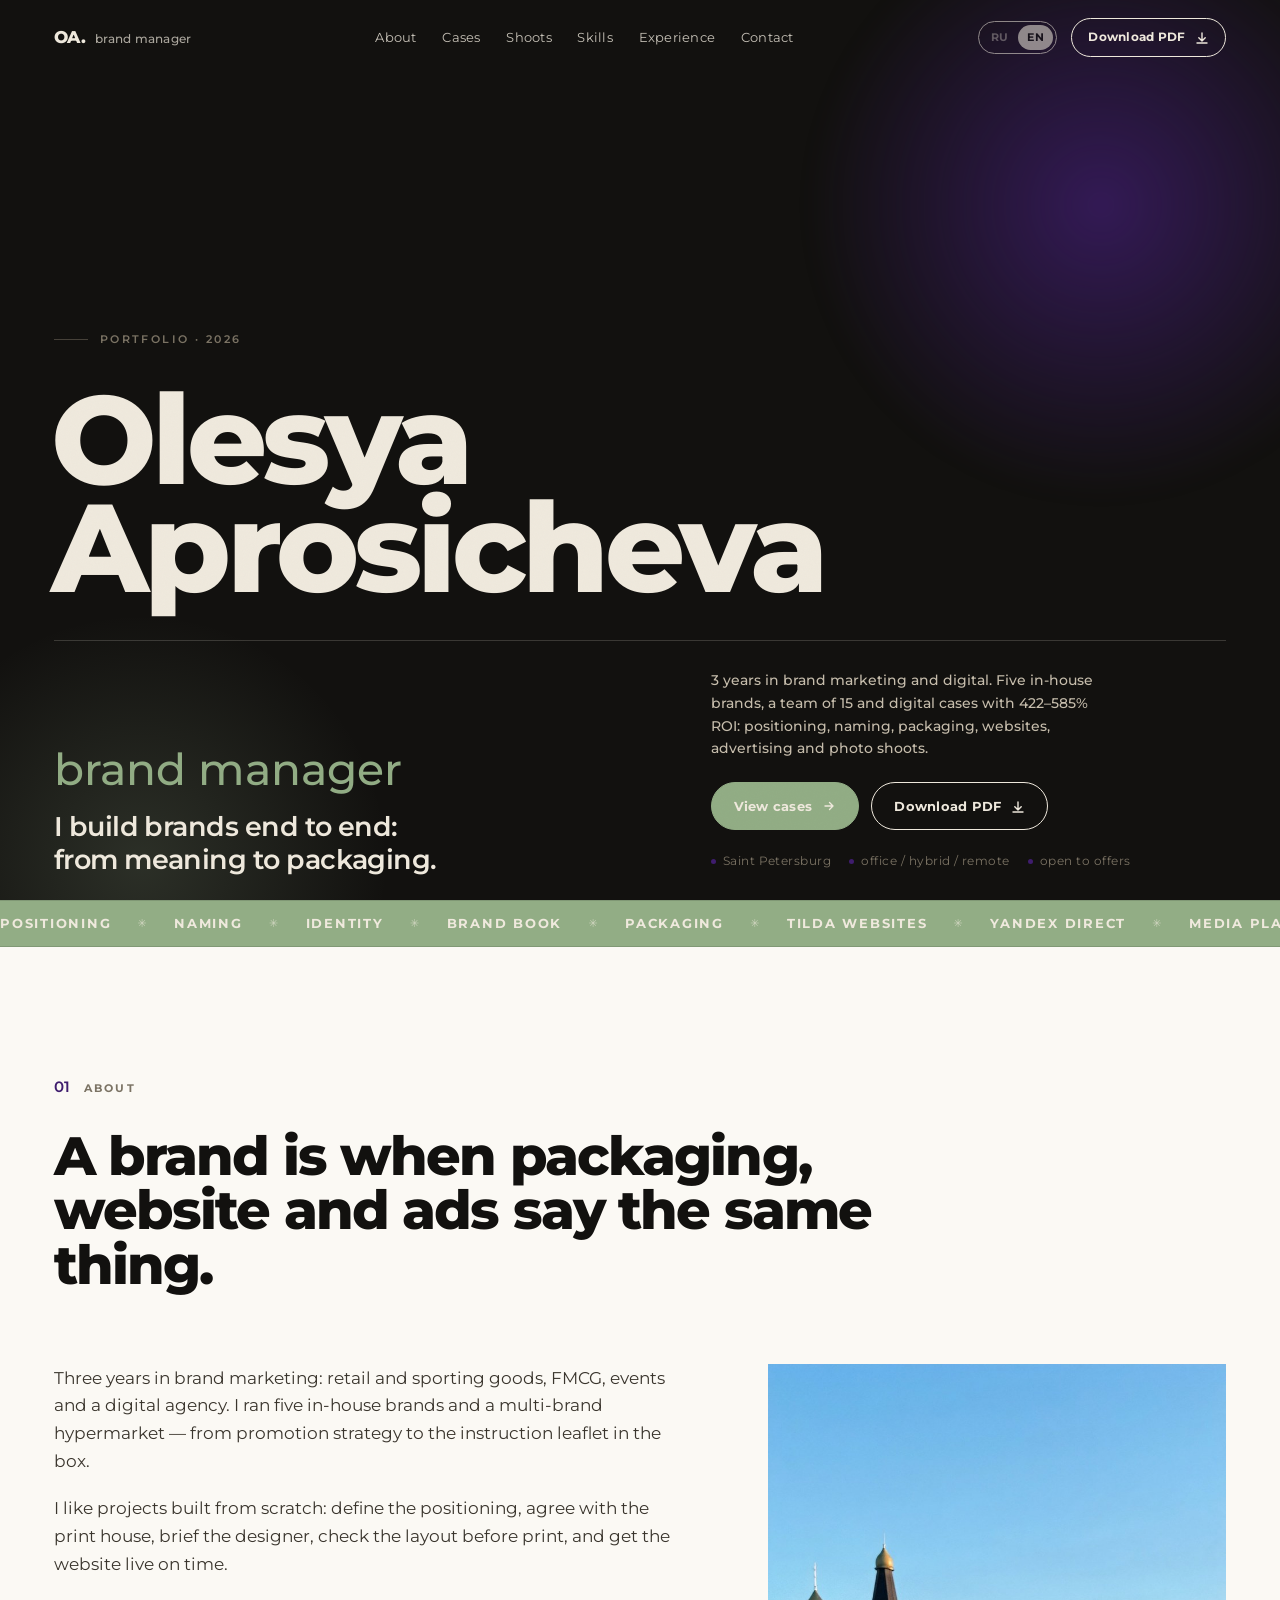
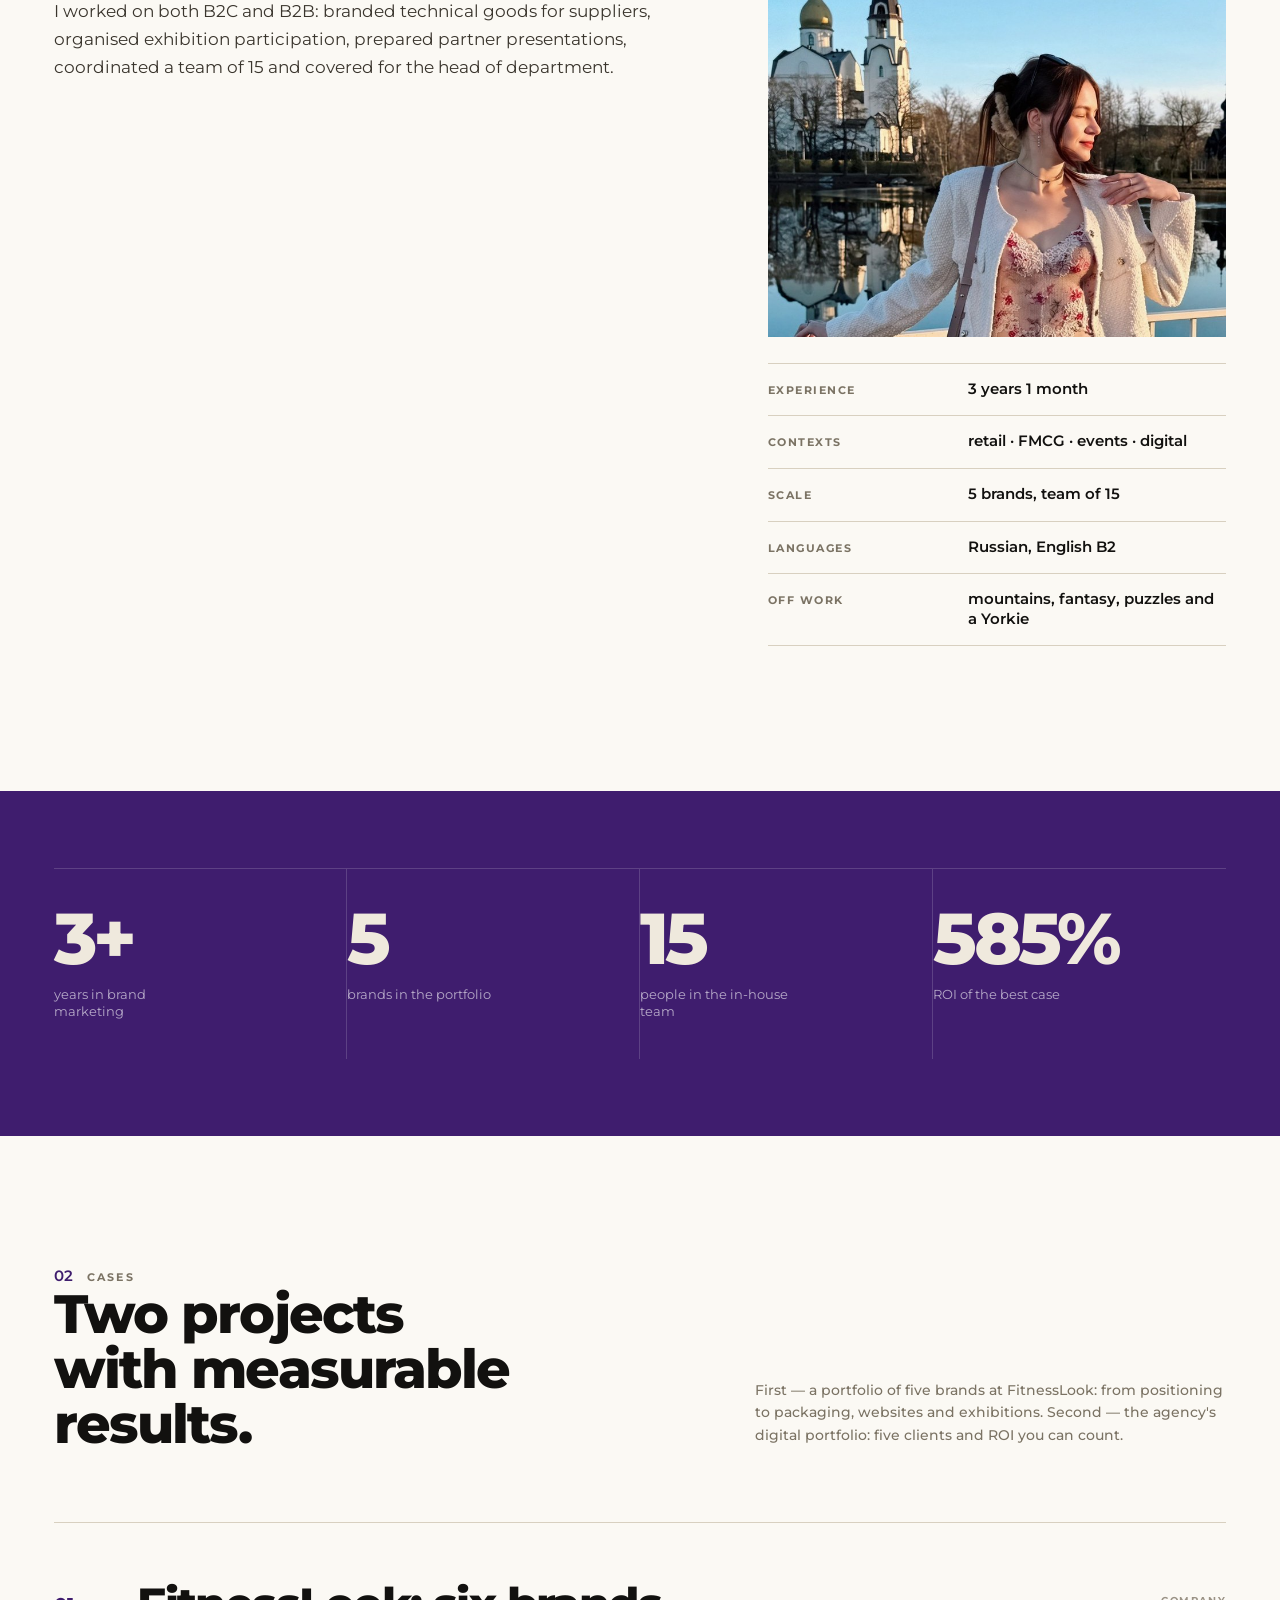
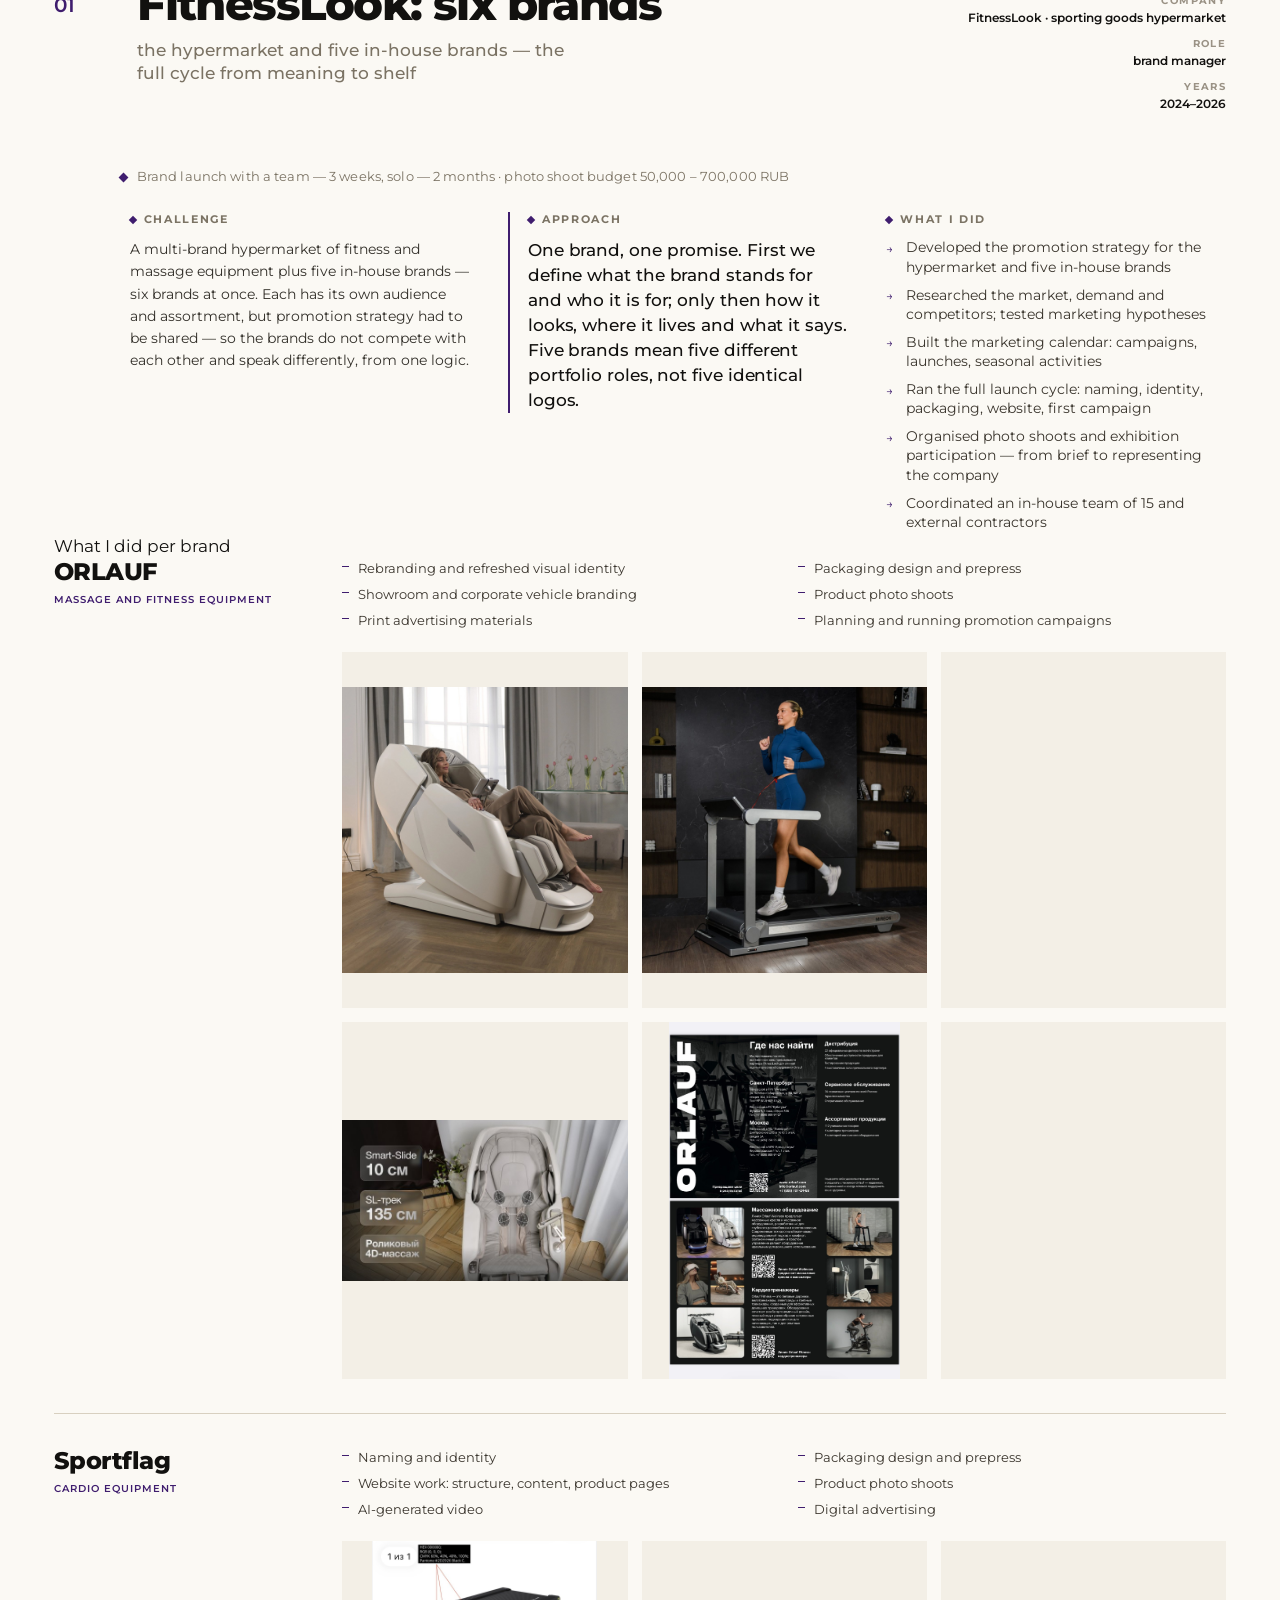
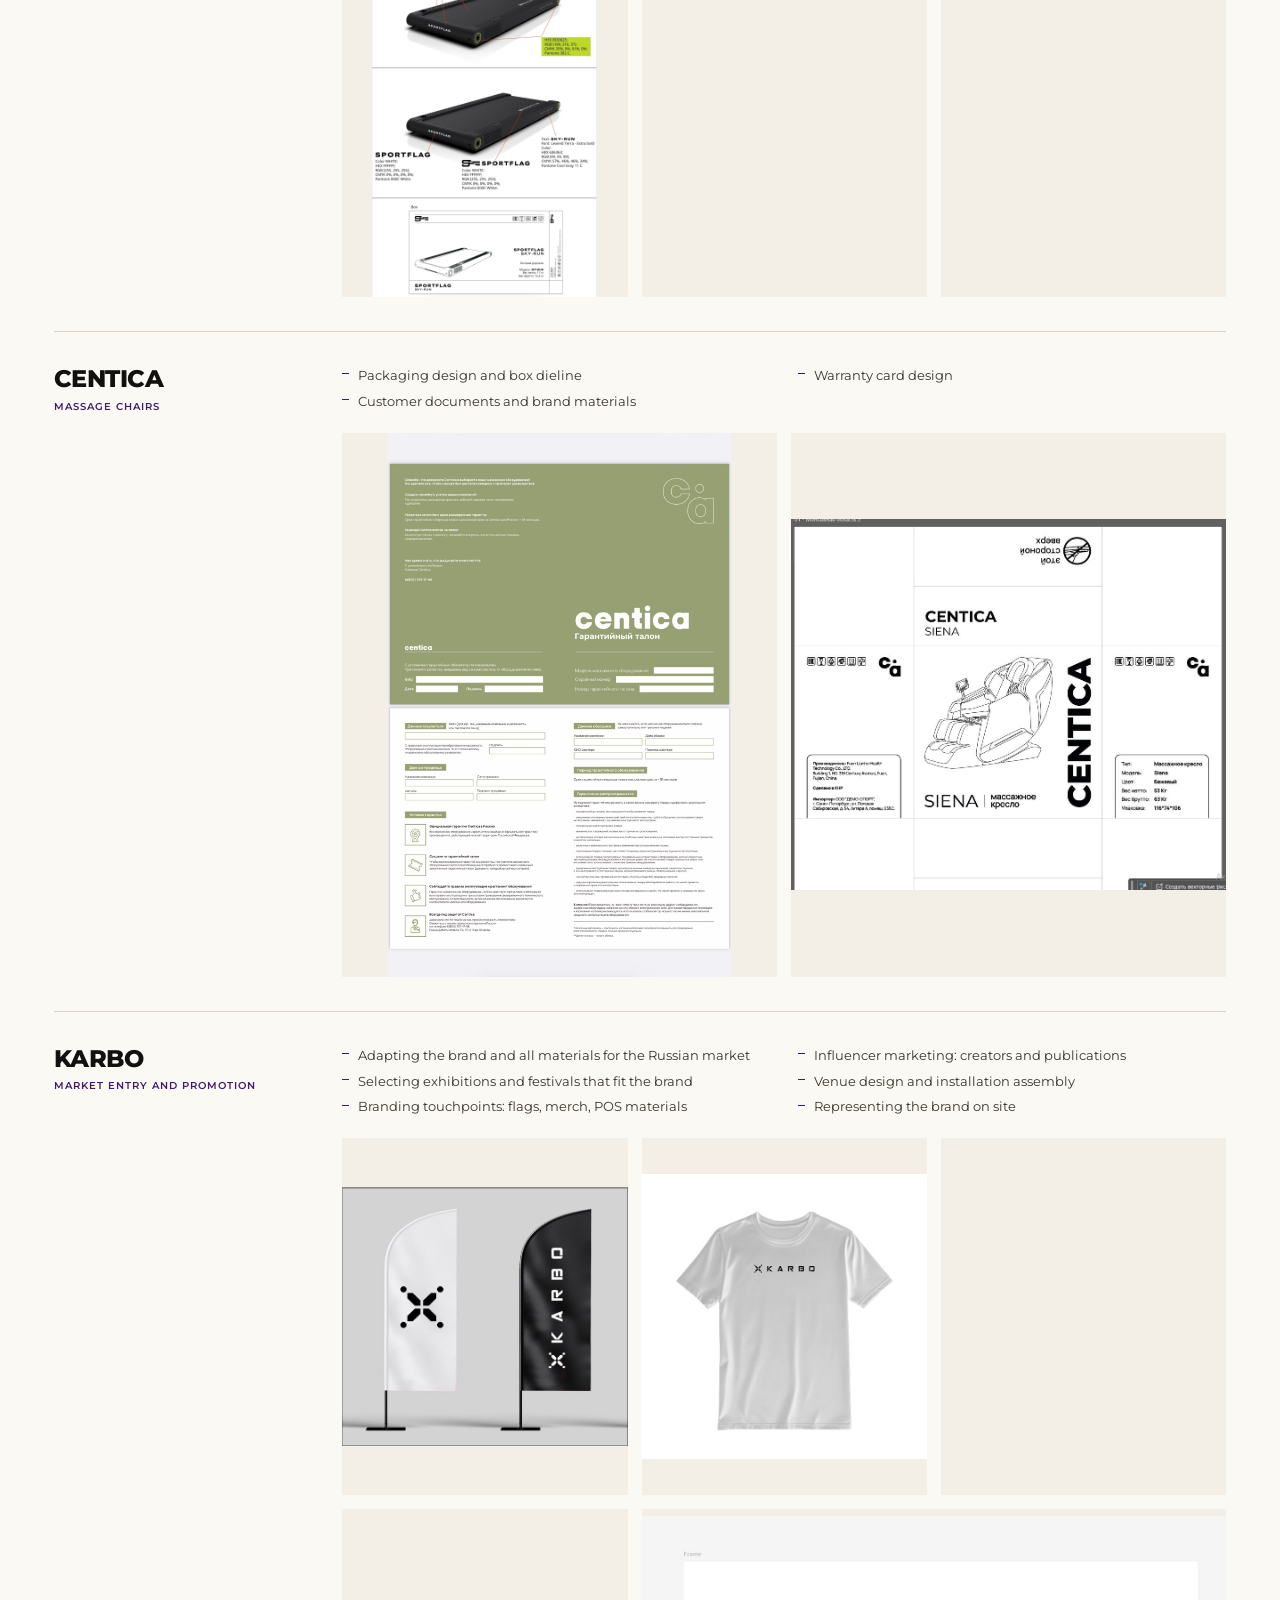
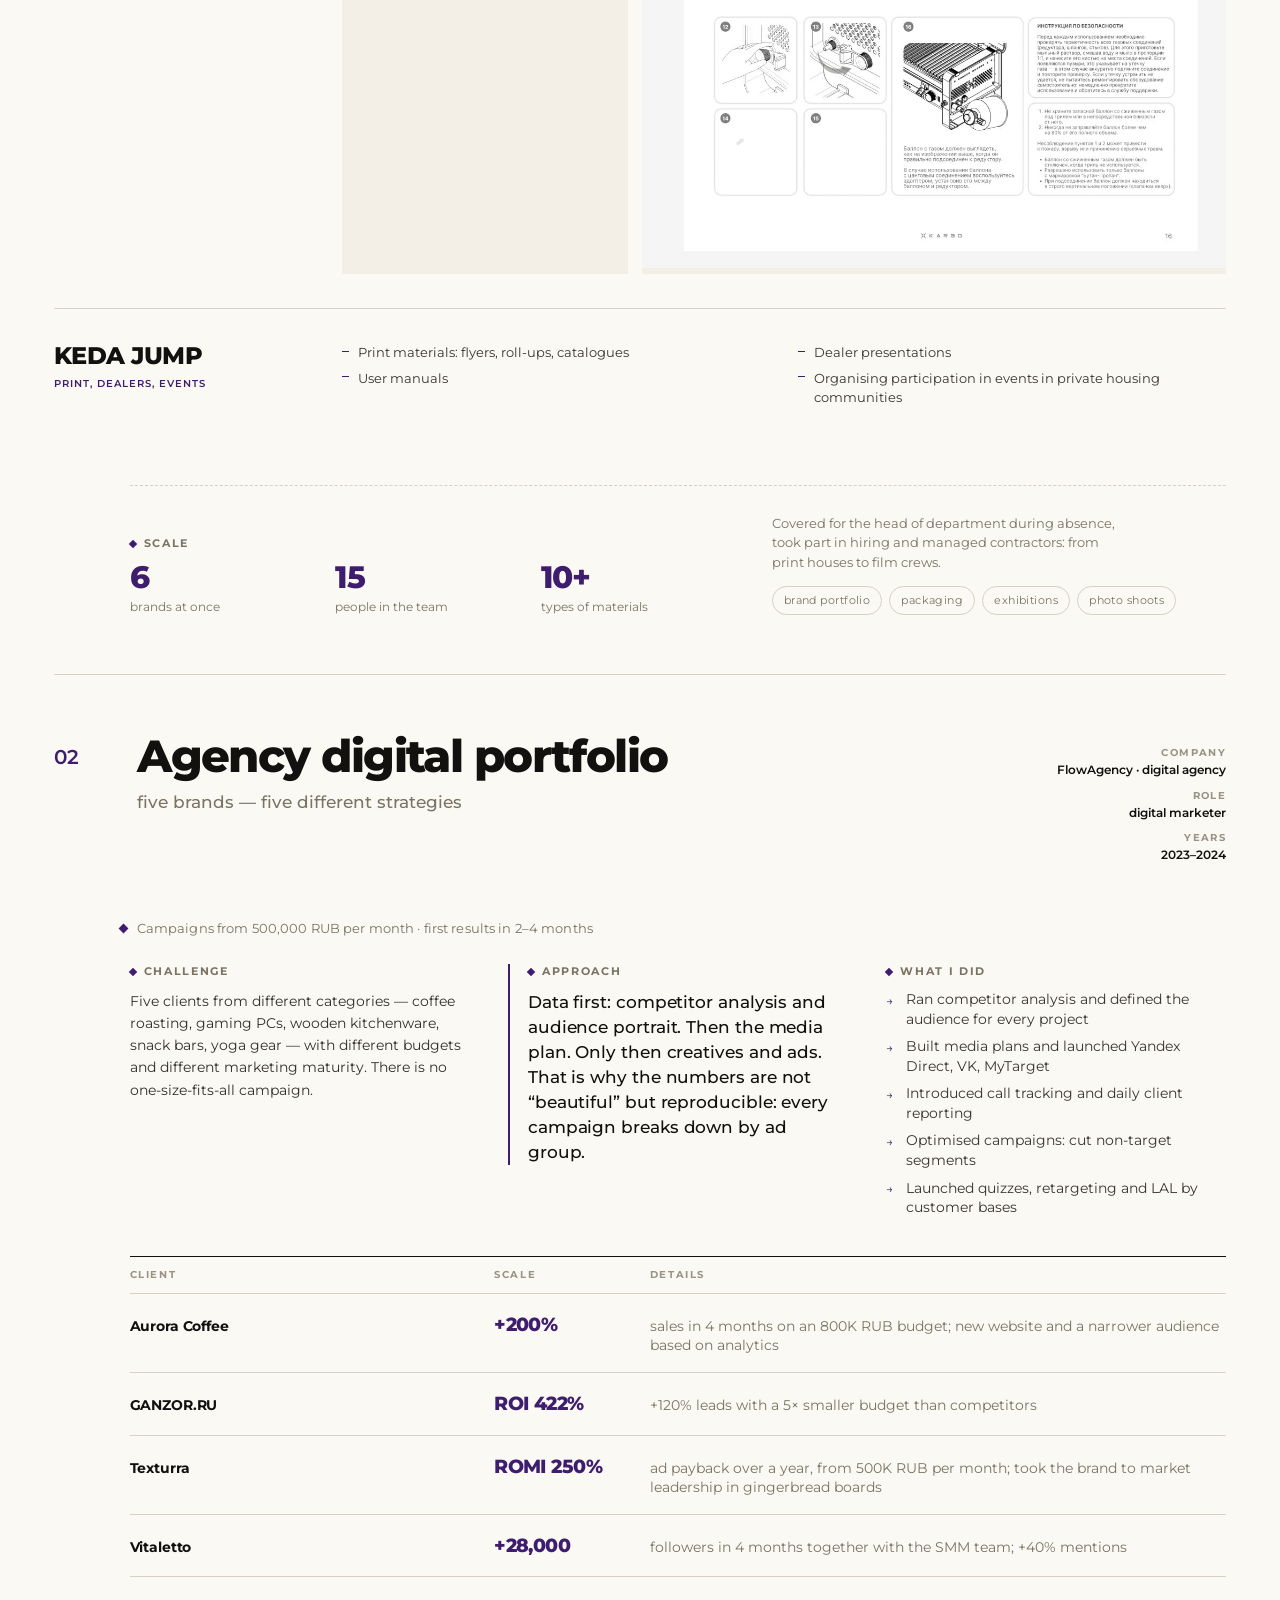
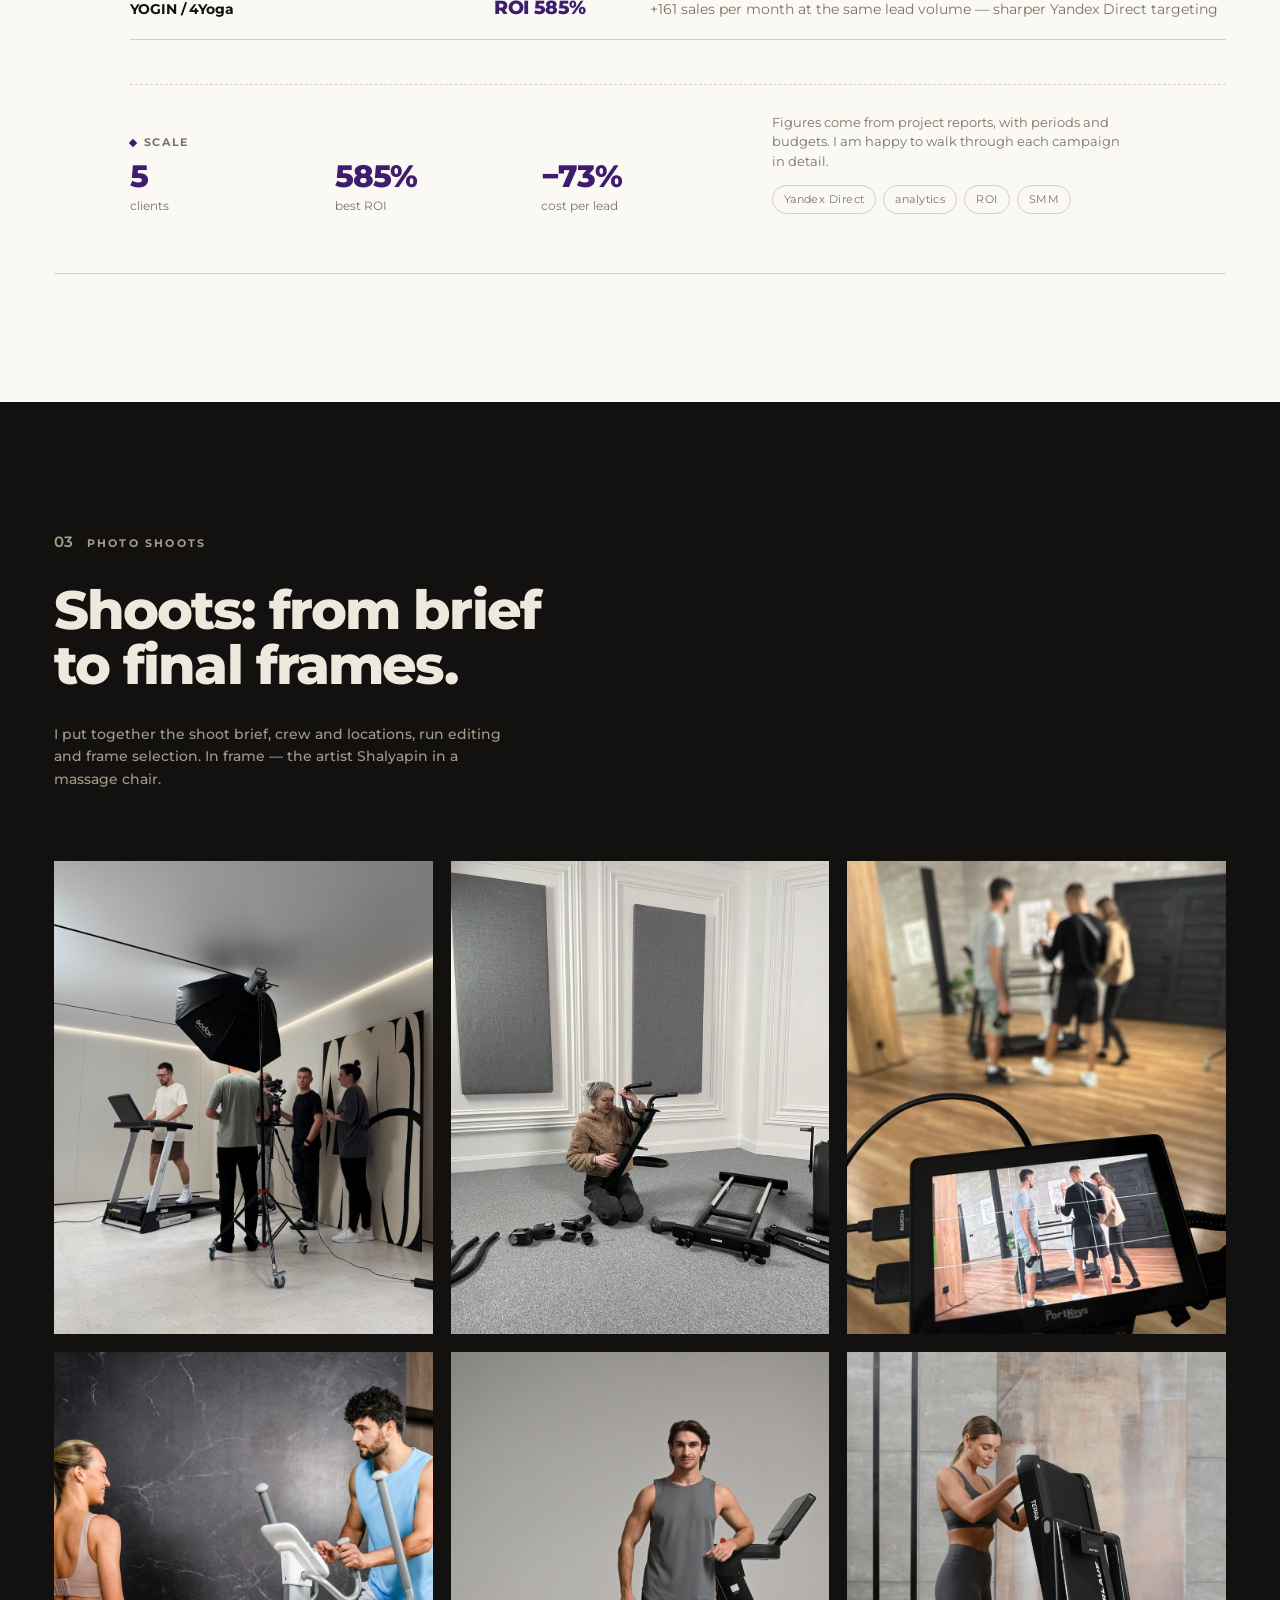
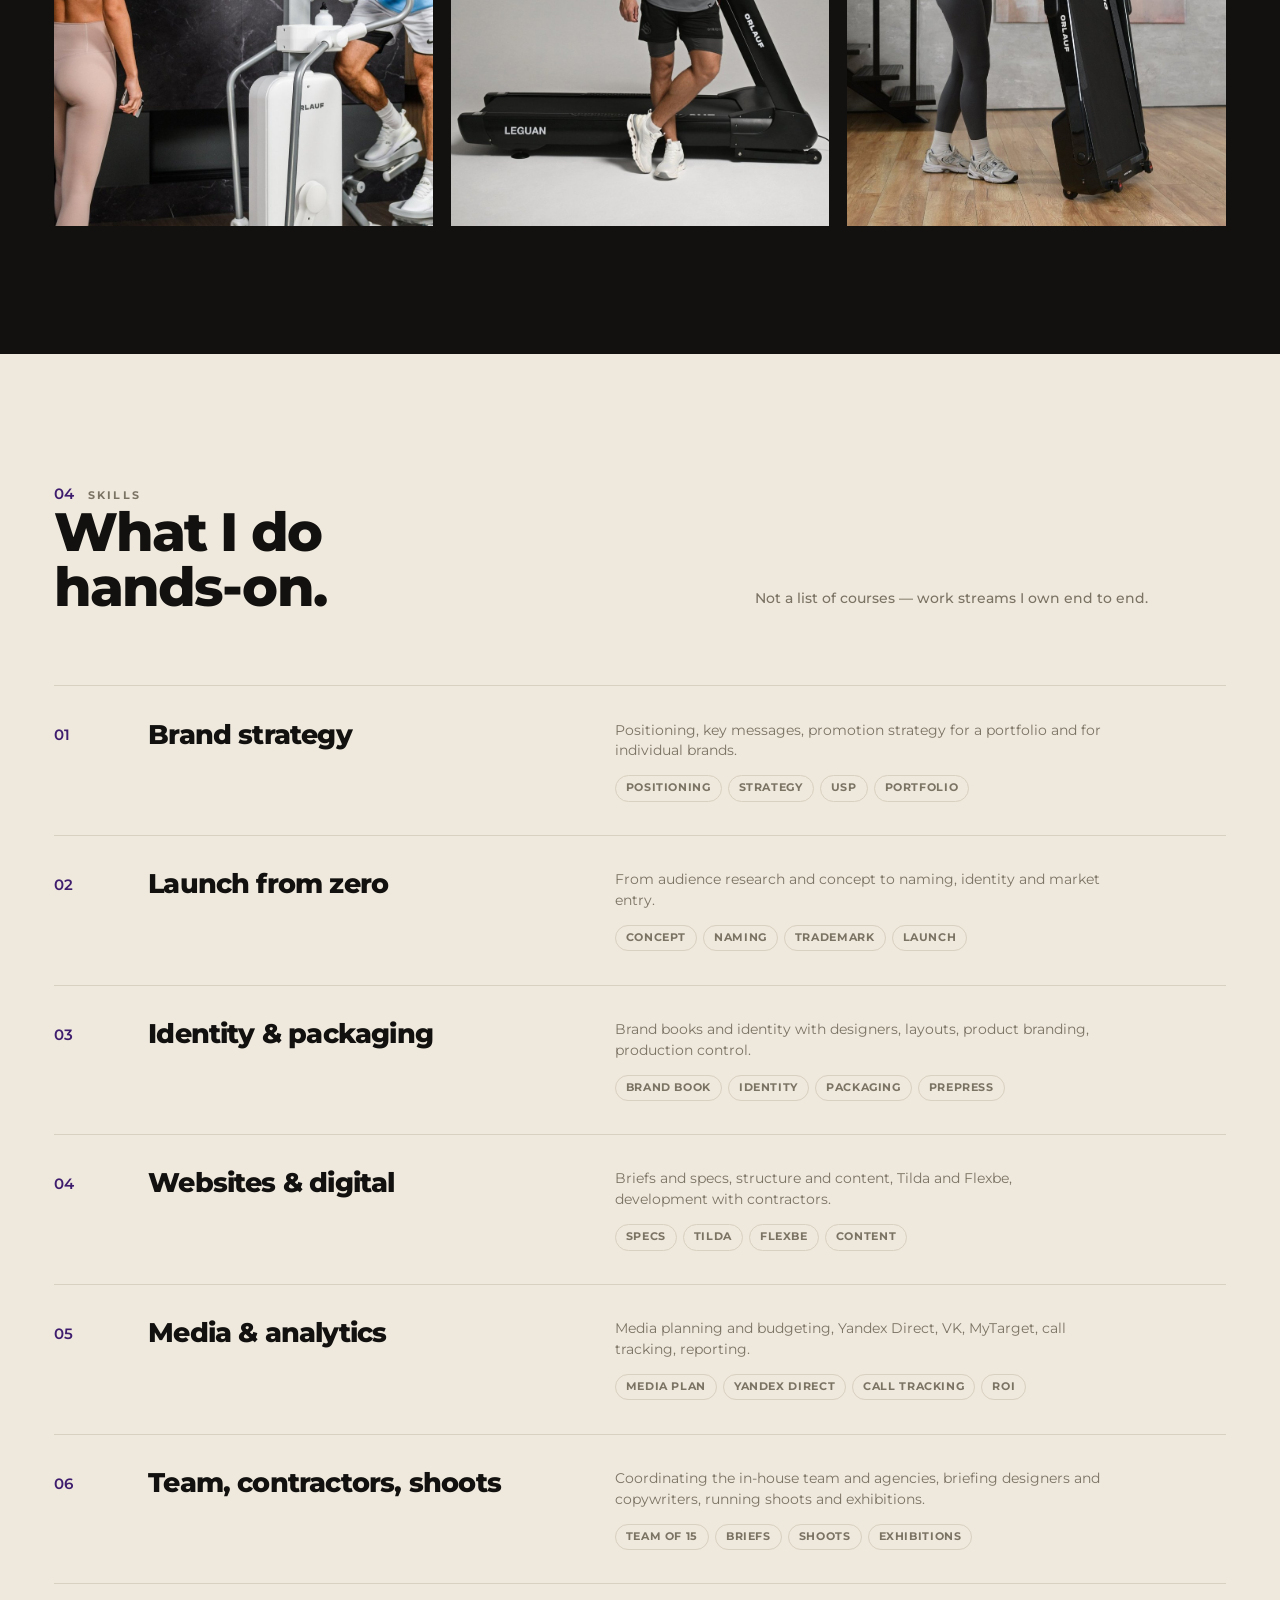
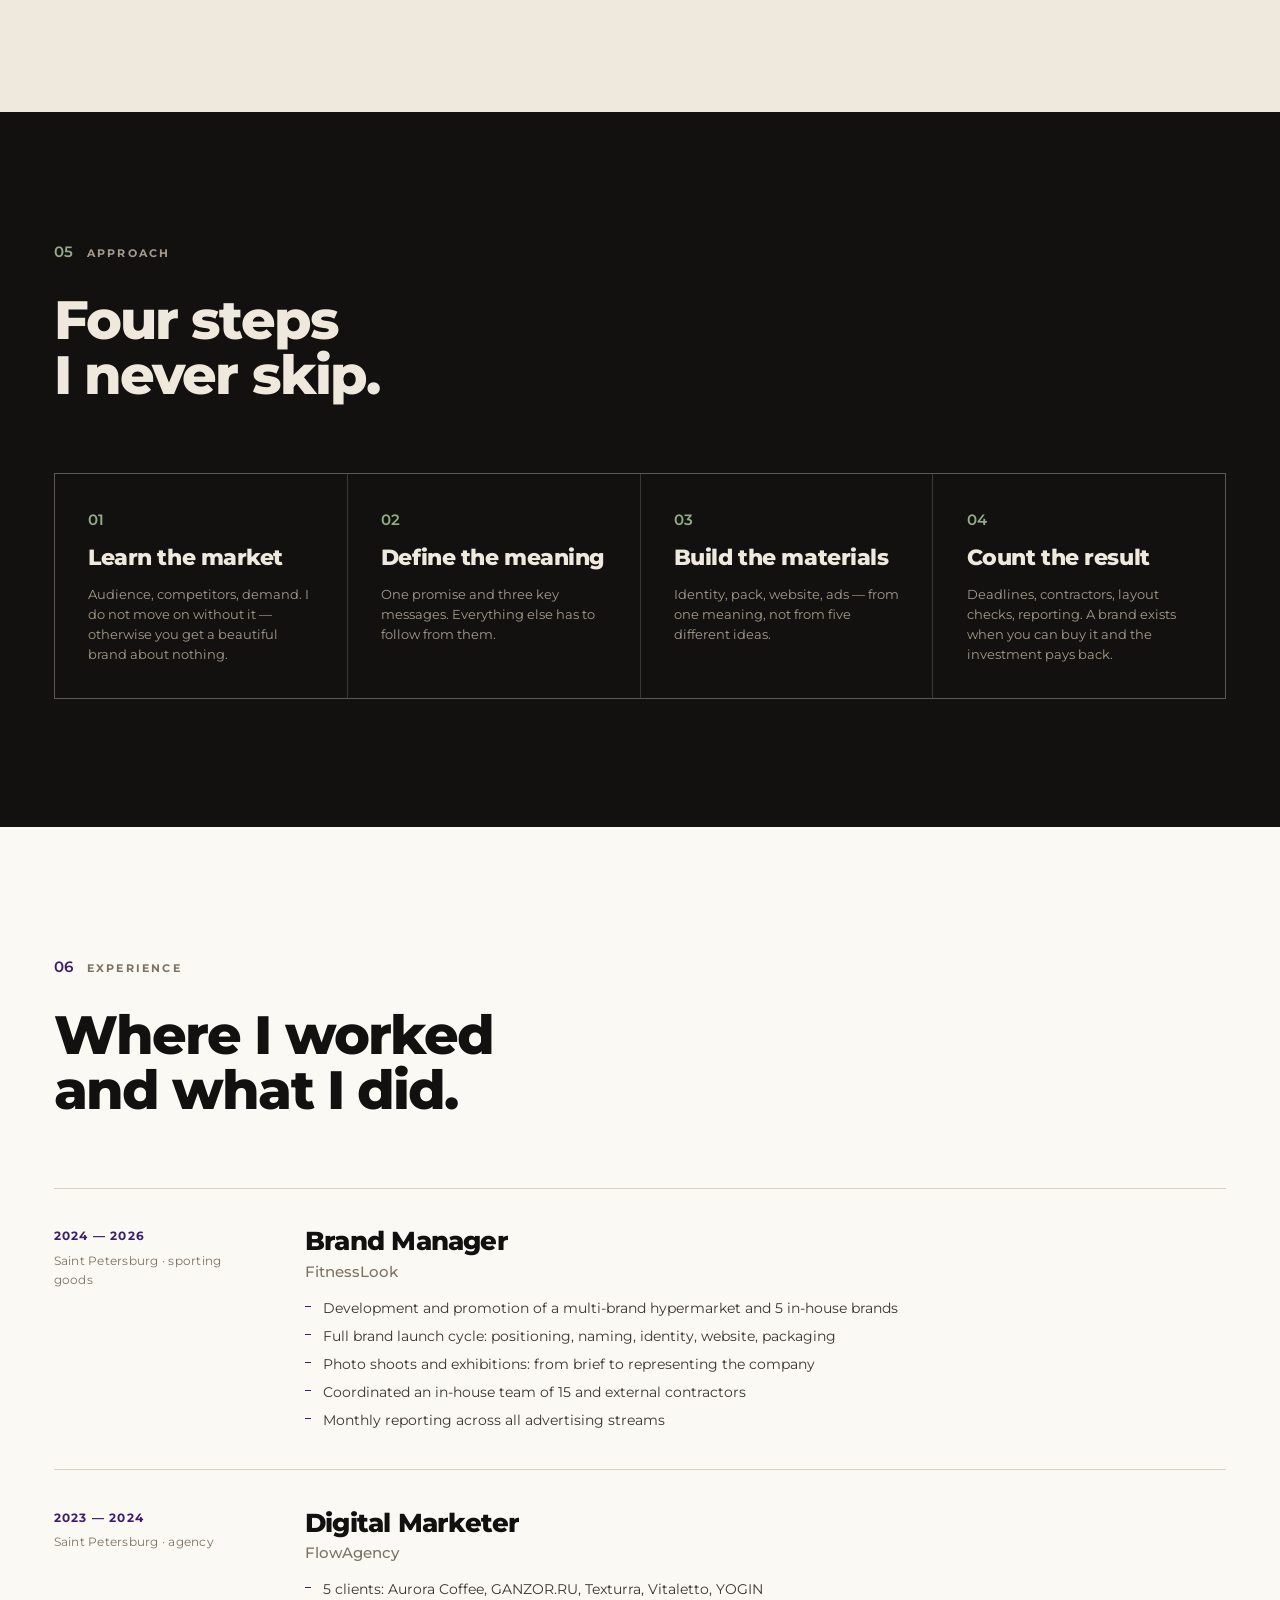
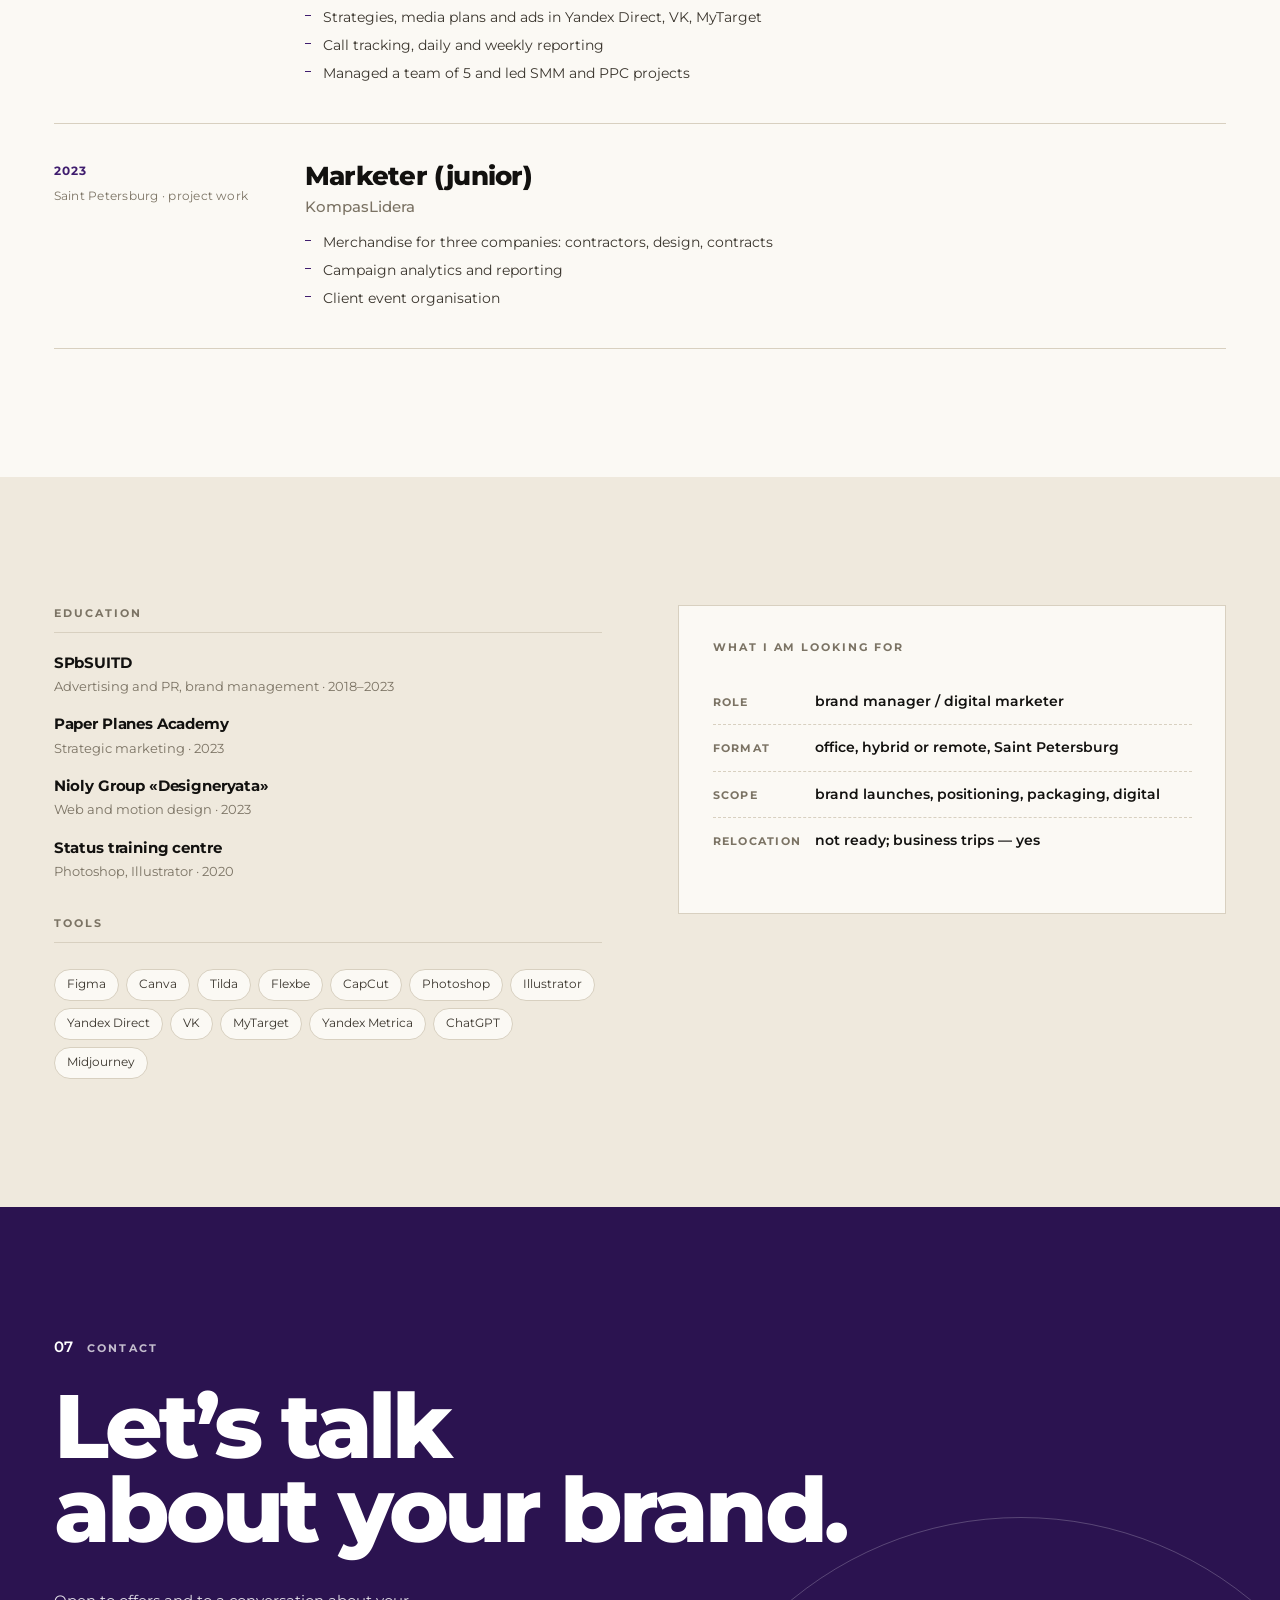
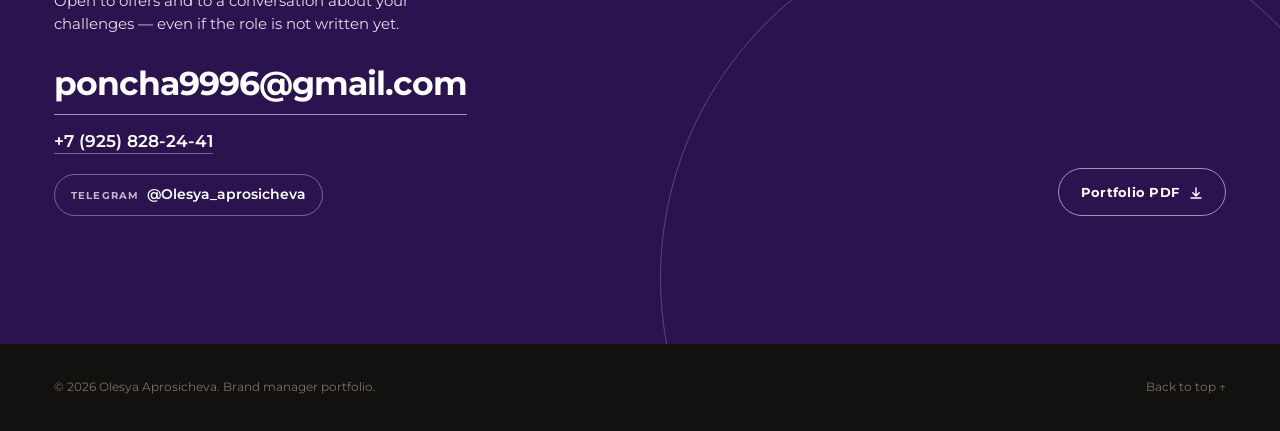
<file: index.html>
﻿<!doctype html>
<html lang="ru">
<head>
<meta charset="utf-8">
<meta name="viewport" content="width=device-width, initial-scale=1">
<title>Олеся Апросичева — бренд-менеджер</title>
<meta name="description" content="Портфолио бренд-менеджера: запуск брендов с нуля, позиционирование, упаковка, сайты и реклама. Кейсы FMCG, ритейла и digital.">
<meta name="theme-color" content="#12110f">
<meta property="og:type" content="profile">
<meta property="og:title" content="Олеся Апросичева — бренд-менеджер">
<meta property="og:description" content="Собираю бренды целиком: от смысла до упаковки. Четыре кейса — запуск брендов, позиционирование, упаковка, digital.">
<meta property="og:locale" content="ru_RU">

<link rel="icon" href="data:image/svg+xml,%3Csvg xmlns='http://www.w3.org/2000/svg' viewBox='0 0 64 64'%3E%3Crect width='64' height='64' rx='14' fill='%2312110f'/%3E%3Ctext x='32' y='44' font-family='Georgia,serif' font-style='italic' font-size='34' fill='%23d93b1e' text-anchor='middle'%3EA%3C/text%3E%3C/svg%3E">

<!-- Шрифты: если открываете офлайн — просто не загрузятся, включится системный
     стек (Segoe UI / Cambria), вёрстка не поедет. -->
<link rel="preconnect" href="https://fonts.googleapis.com">
<link rel="preconnect" href="https://fonts.gstatic.com" crossorigin>
<link rel="stylesheet" media="print" onload="this.media='all'"
      href="https://fonts.googleapis.com/css2?family=Montserrat:ital,wght@0,400;0,500;0,600;0,700;0,800;1,400;1,500&display=swap">

<link rel="stylesheet" href="assets/styles.css?v2026112422">
</head>
<body>

<div id="app"></div>

<noscript>
  <div style="padding:64px;font-family:system-ui,sans-serif;max-width:640px;margin:0 auto">
    <h1>Портфолио бренд-менеджера</h1>
    <p>Для просмотра включите JavaScript — страница собирается из файла контента.
       Либо откройте PDF-версию: <a href="portfolio-ru.pdf">portfolio-ru.pdf</a>.</p>
    </div>

<noscript>
  <div style="padding:64px;font-family:system-ui,sans-serif;max-width:640px;margin:0 auto">
    <h1>Портфолио бренд-менеджера</h1>
    <p>Для просмотра включите JavaScript — страница собирается из файла контента.
       Либо откройте PDF-версию: <a href="portfolio-ru.pdf">portfolio-ru.pdf</a>.</p>
  </div>
</noscript>

<script src="assets/content.js?v2026112422"></script>
<script src="assets/app.js?v2026112422"></script>
</body>
</html>
</file>
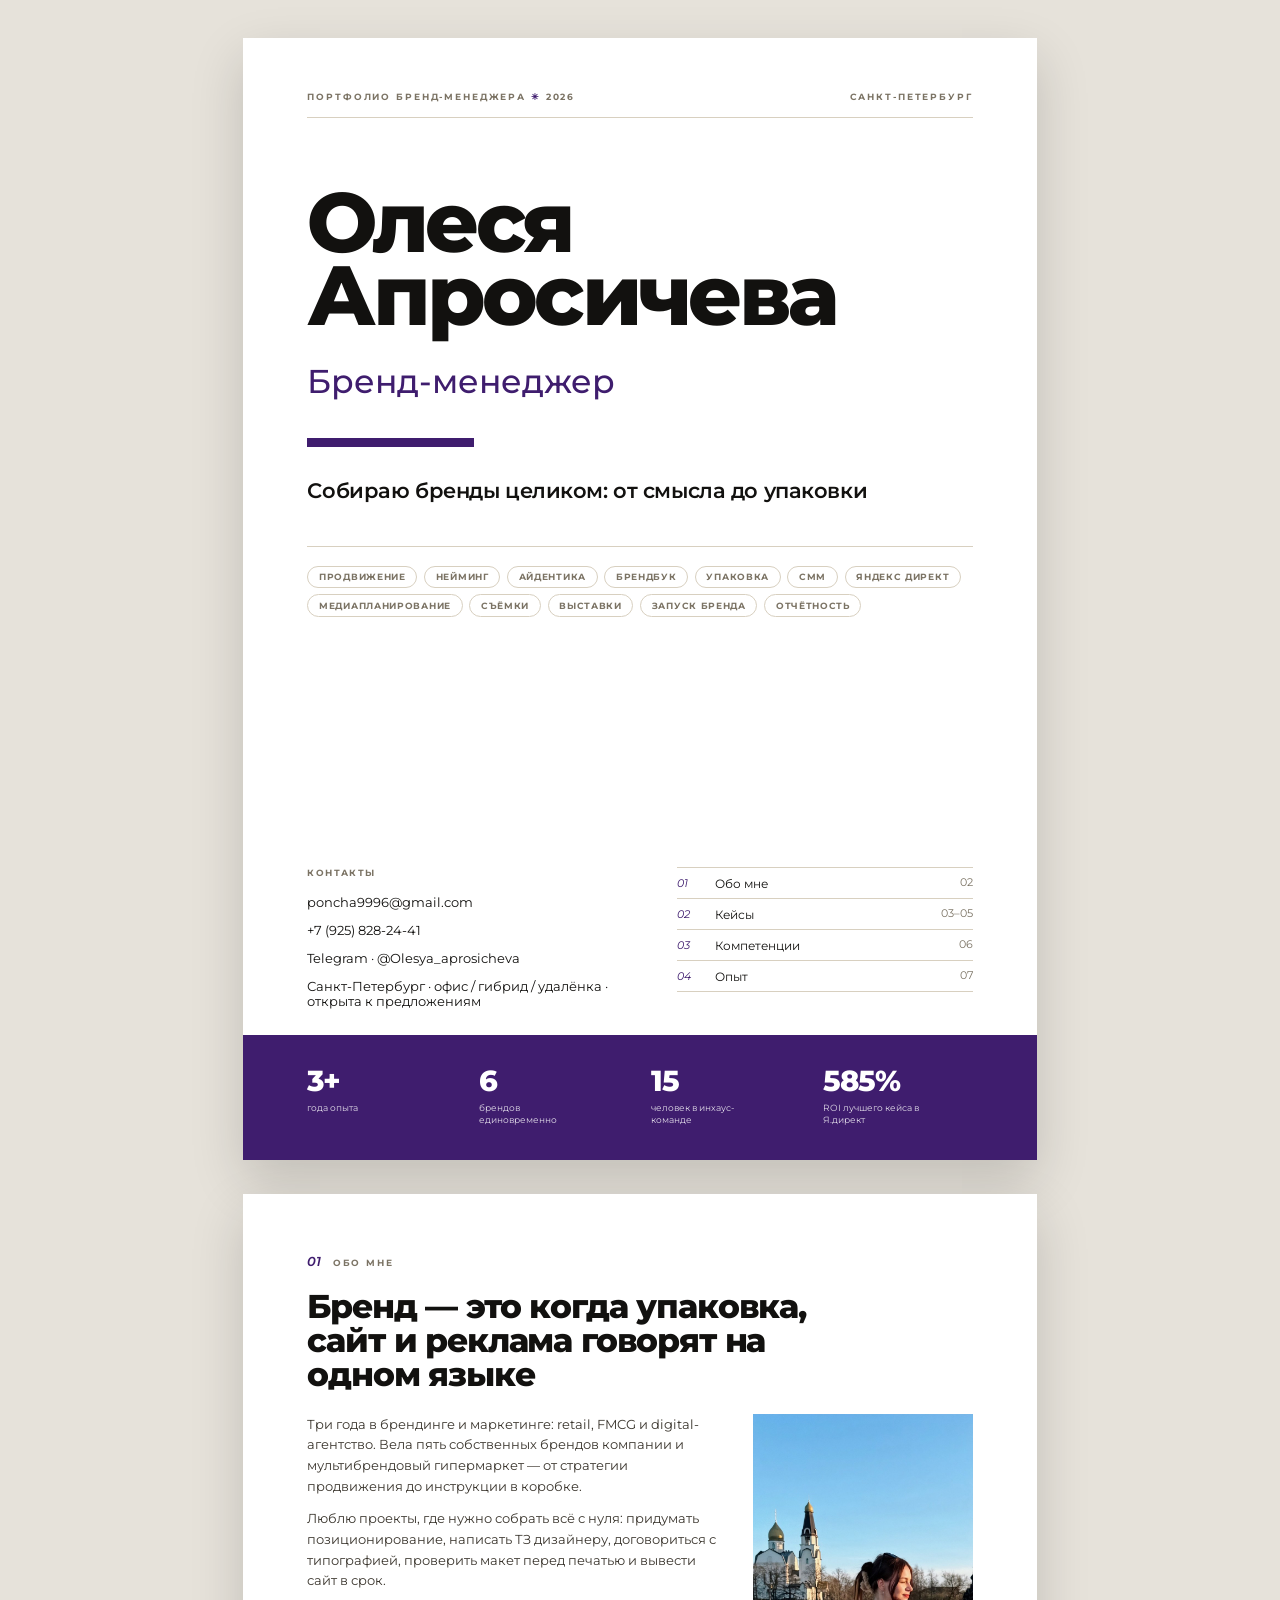
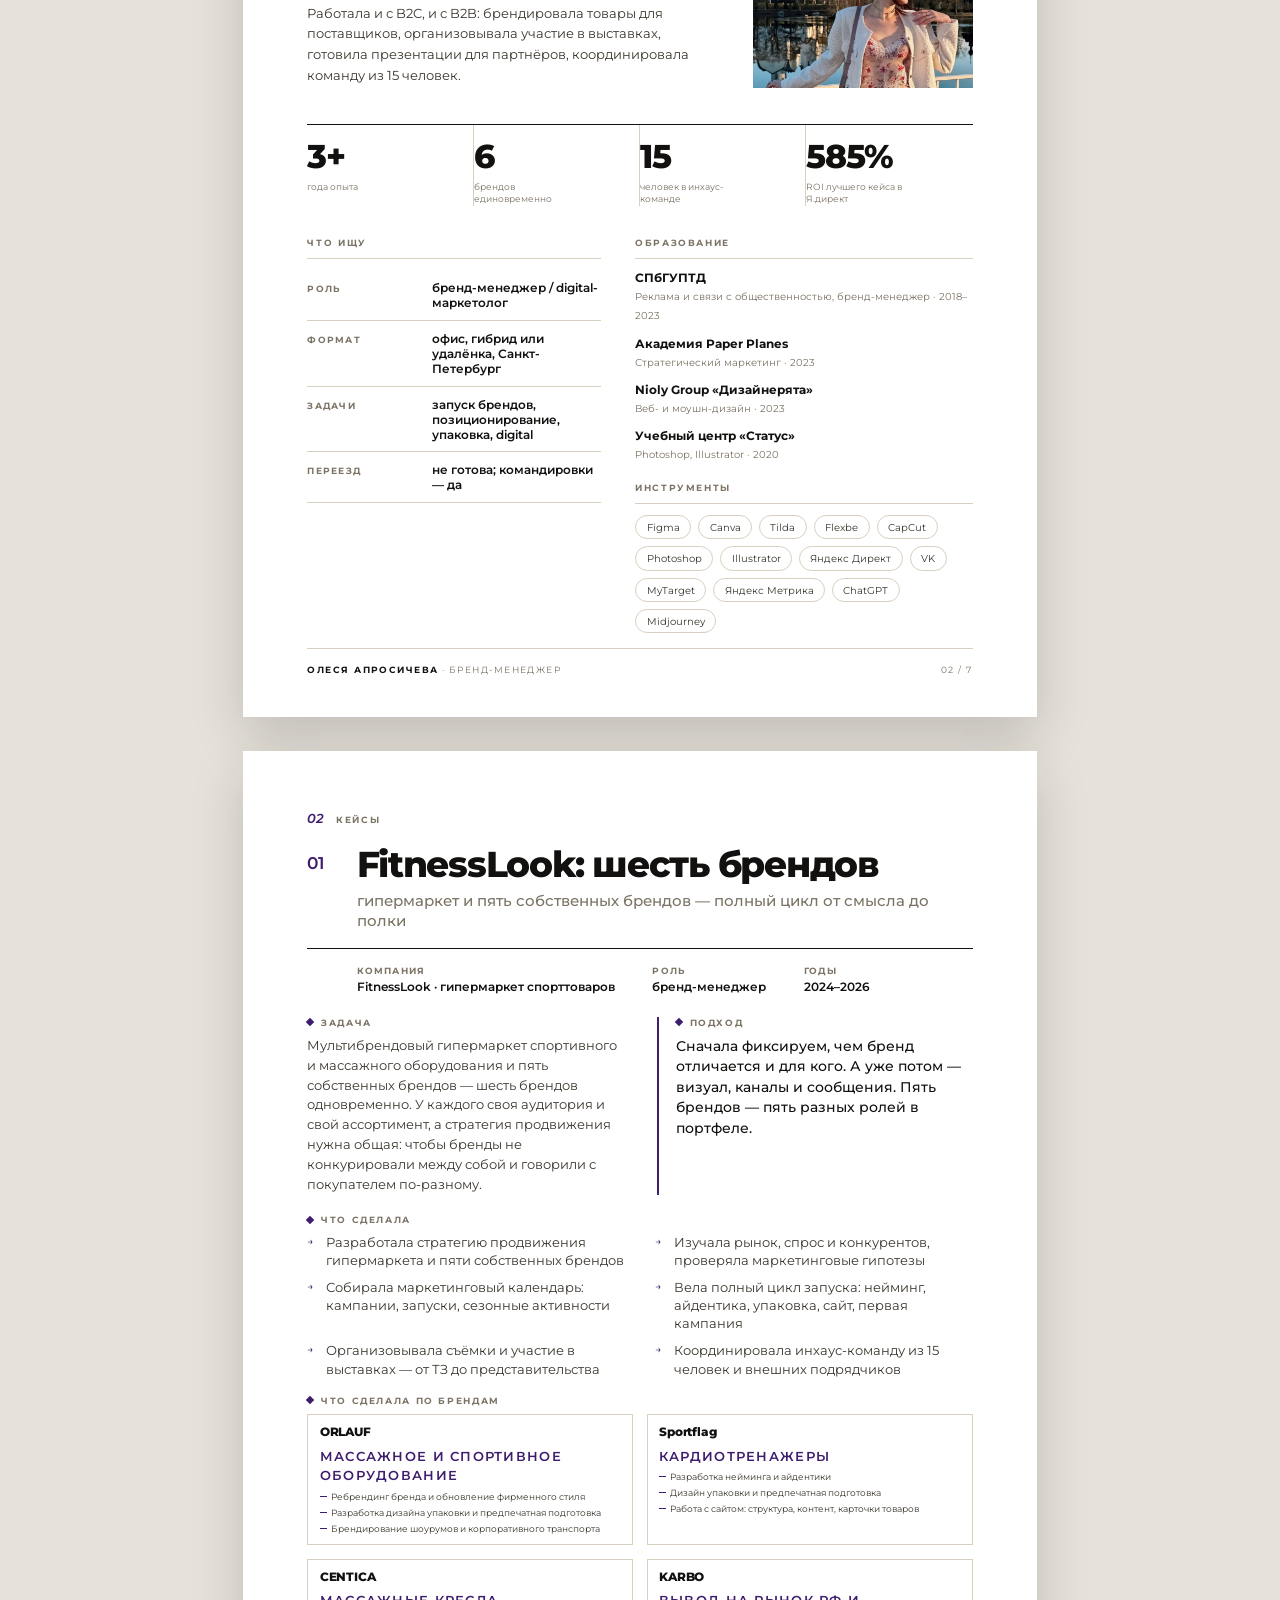
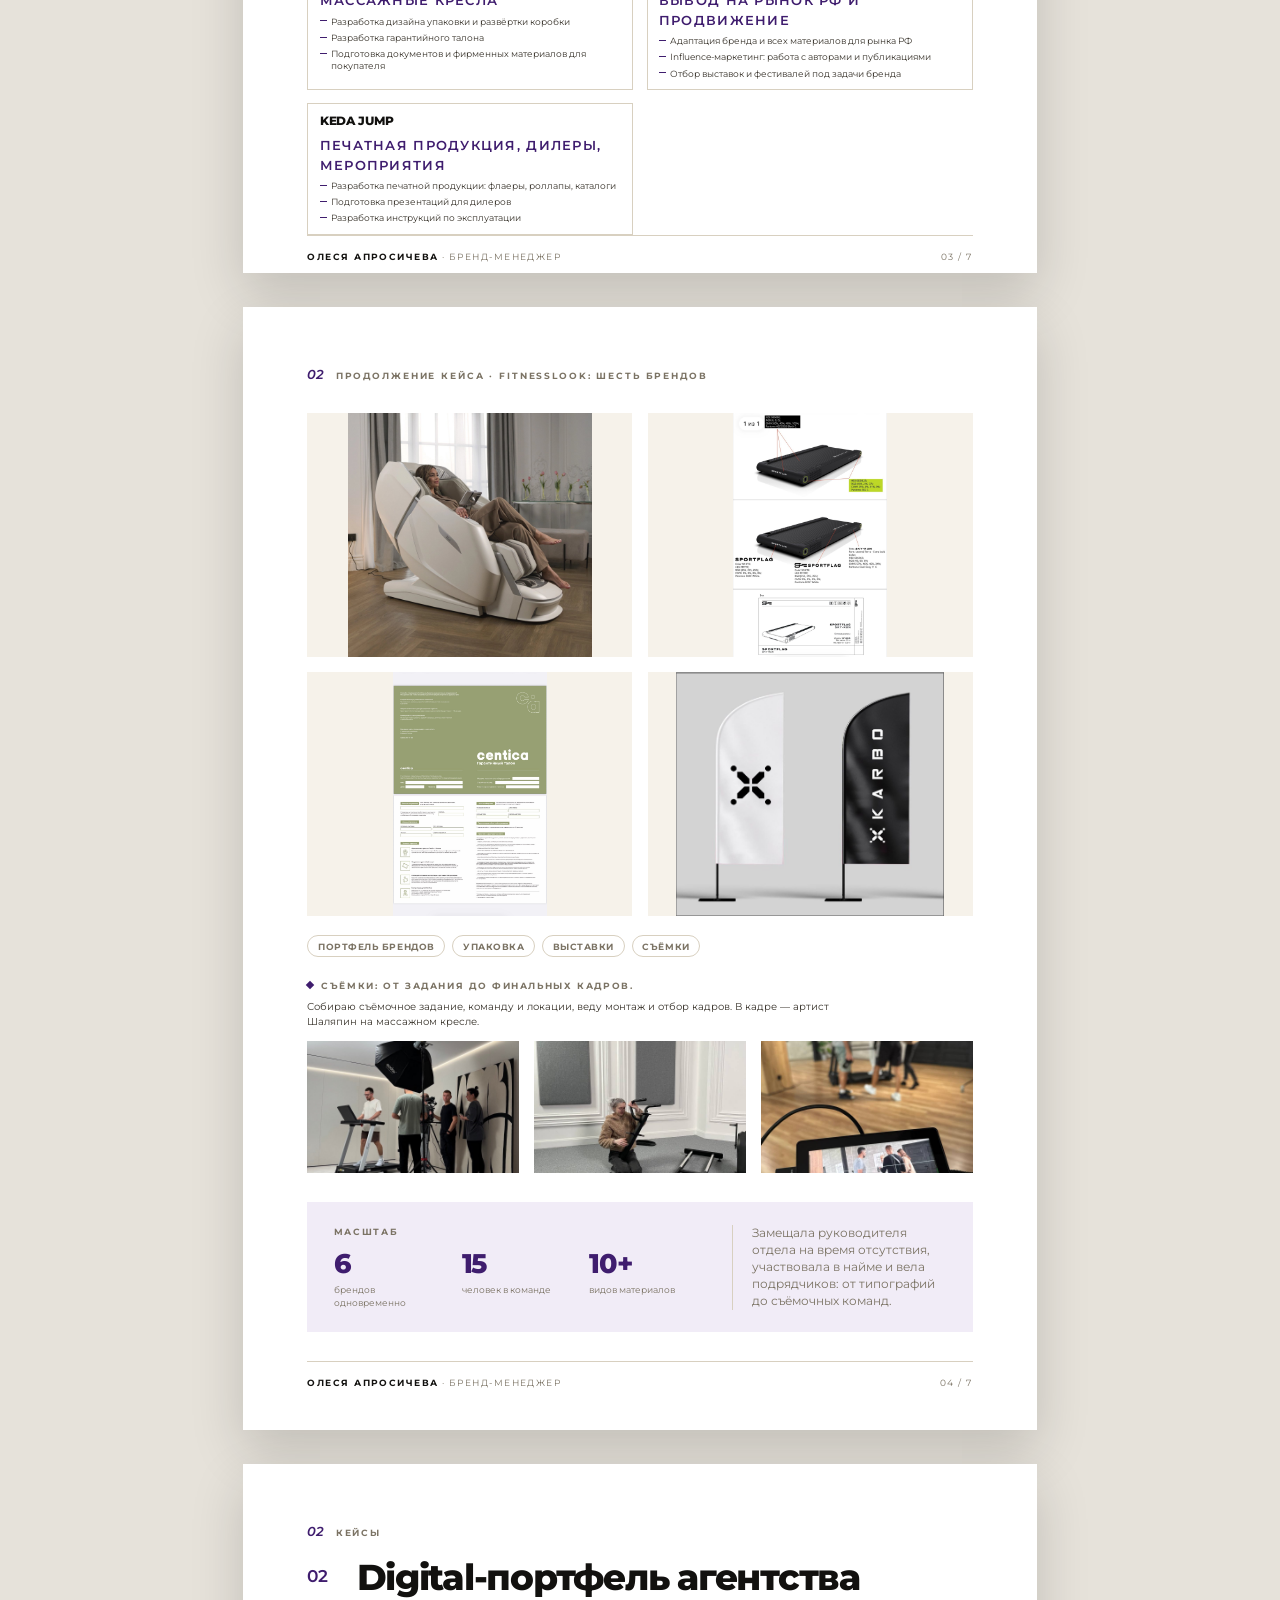
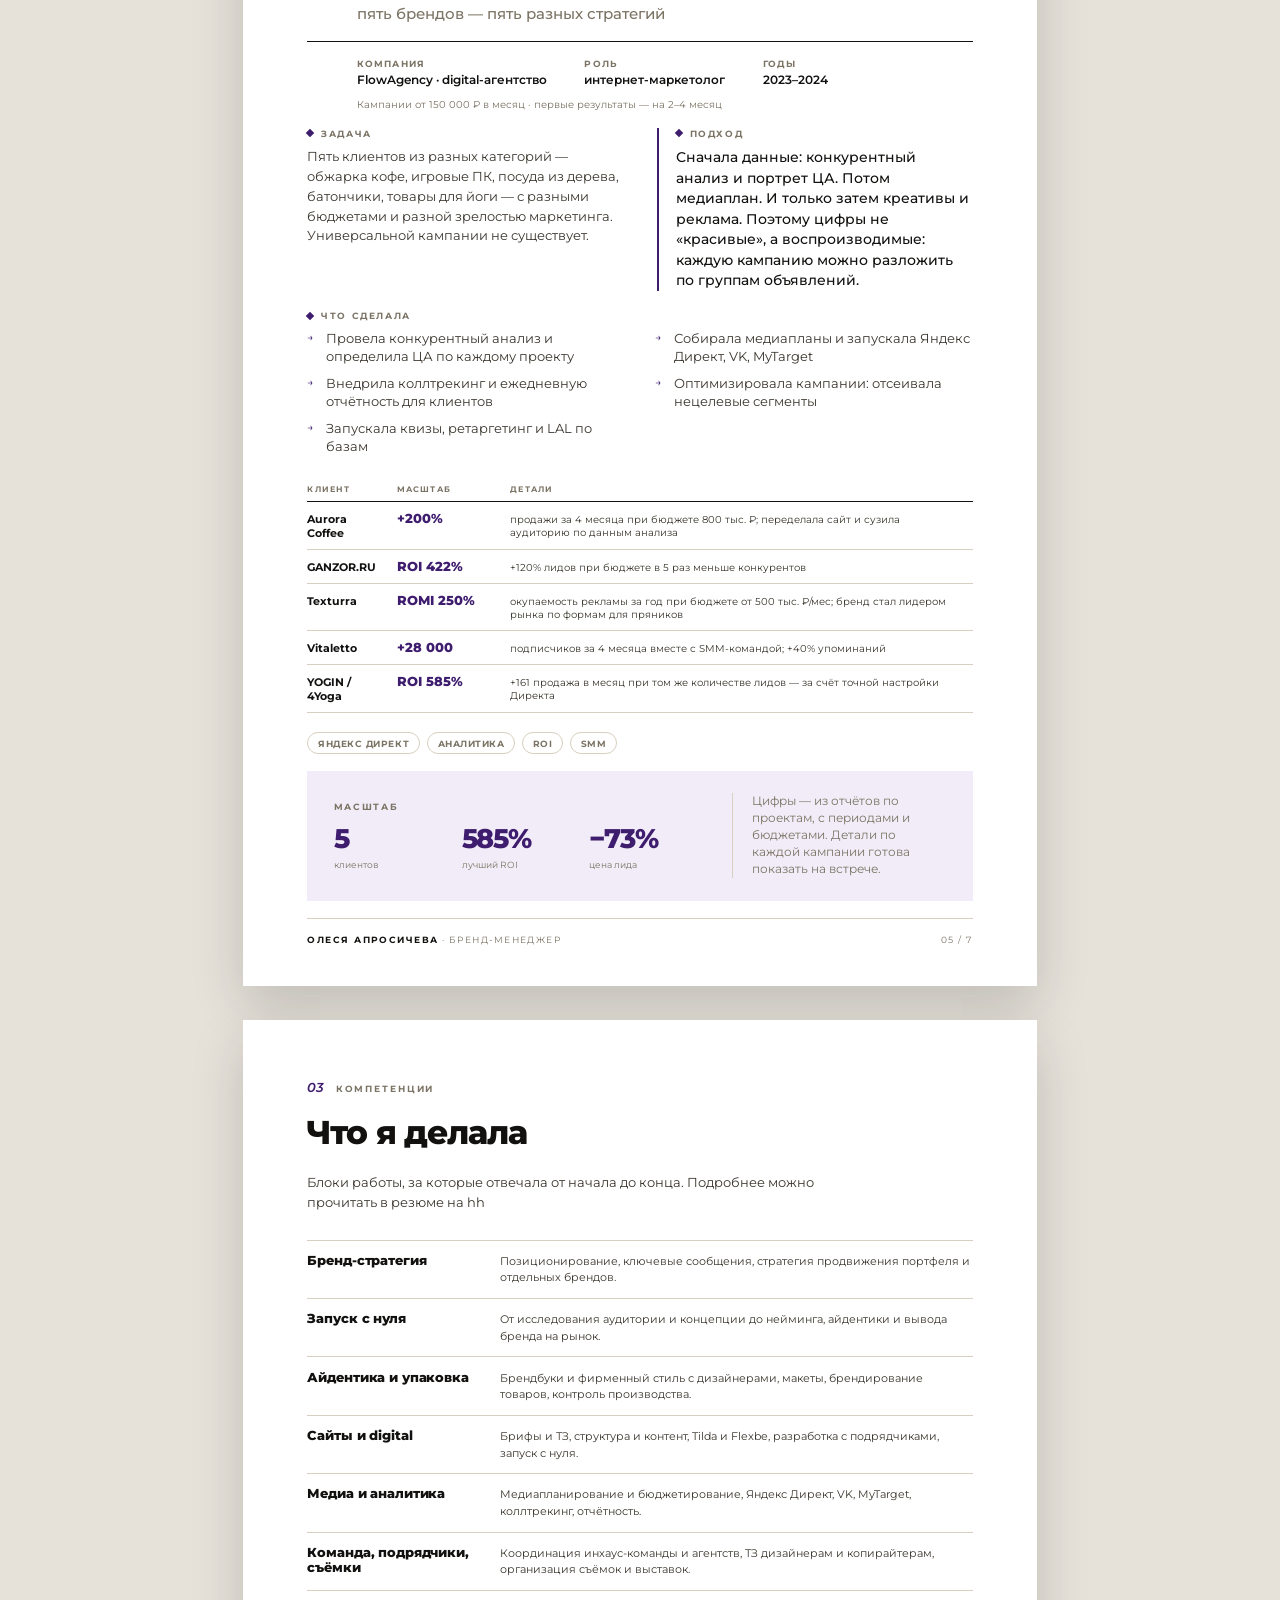
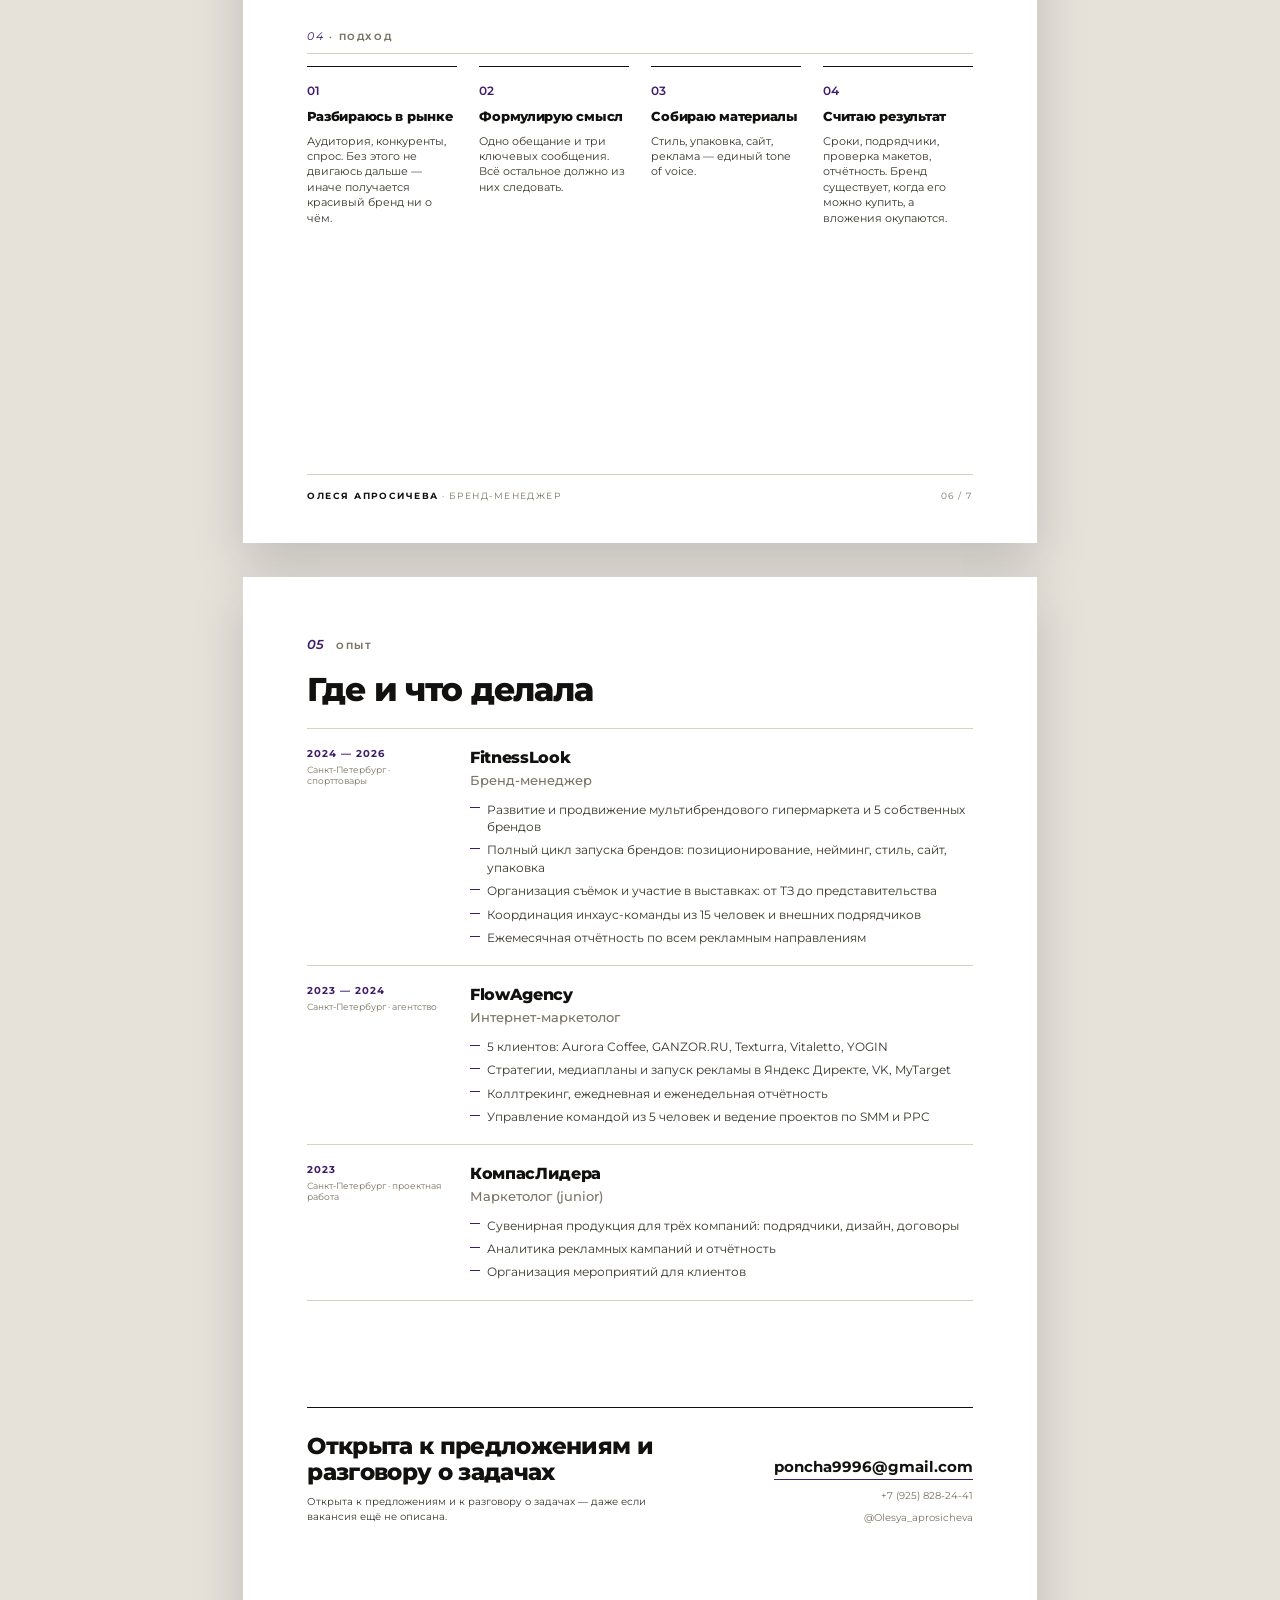
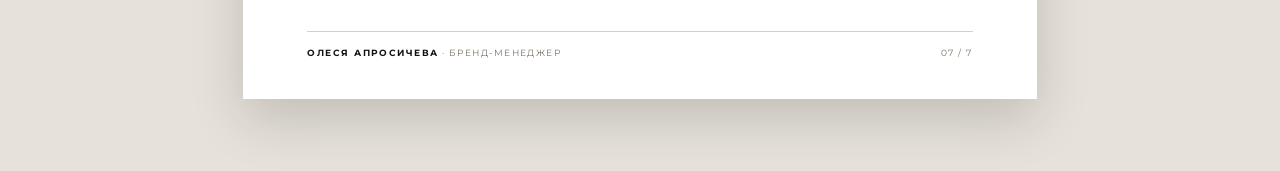
<file: print.html>
﻿<!doctype html>
<html lang="ru">
<head>
<meta charset="utf-8">
<title>Портфолио — печатная версия</title>
<link rel="preconnect" href="https://fonts.googleapis.com">
<link rel="preconnect" href="https://fonts.gstatic.com" crossorigin>
<link rel="stylesheet" media="print" onload="this.media='all'"
      href="https://fonts.googleapis.com/css2?family=Montserrat:ital,wght@0,400;0,500;0,600;0,700;0,800;1,400;1,500&display=swap">
<link rel="stylesheet" href="assets/print.css?v2026112422">
</head>
<body>
<div id="doc"></div>
<script src="assets/content.js?v2026112422"></script>
<script src="assets/print.js?v2026112422"></script>
</body>
</html>
</file>
<file: assets/styles.css>
﻿/* =========================================================================
   ПОРТФОЛИО БРЕНД-МЕНЕДЖЕРА — СТИЛИ
   Токены → база → компоненты → адаптив.
   Меняете цвета только в :root ниже.
   ========================================================================= */

:root {
  /* палитра */
  --ink: #12110f;
  --ink-2: #1b1916;
  --ink-3: #26231e;
  --bone: #efe9dd;
  --paper: #fbf9f4;
  --white: #ffffff;
  --accent: #3f1d6e;
  --accent-2: #92ad85;
  --accent-deep: #2b1350;
  --accent-wash: #efe9f6;
  --muted: #7b7364;
  --muted-2: #9a9285;
  --line: #d8d0c0;
  --line-dark: rgba(239, 233, 221, 0.18);

  /* типографика */
  --sans: "Montserrat", "Segoe UI Variable Text", "Segoe UI", system-ui,
    -apple-system, "Helvetica Neue", Arial, sans-serif;
  --serif: "Montserrat", "Segoe UI", system-ui, sans-serif;

  /* ритм */
  --pad: clamp(20px, 4.2vw, 64px);
  --maxw: 1280px;
  --sec: clamp(72px, 10vw, 150px);
  --r: 4px;

  --ease: cubic-bezier(0.22, 1, 0.36, 1);
}

* { box-sizing: border-box; }

html {
  scroll-behavior: smooth;
  -webkit-text-size-adjust: 100%;
}

body {
  margin: 0;
  background: var(--paper);
  color: var(--ink);
  font-family: var(--sans);
  font-size: clamp(15px, 0.42vw + 14px, 17px);
  line-height: 1.55;
  font-weight: 400;
  -webkit-font-smoothing: antialiased;
  text-rendering: optimizeLegibility;
  overflow-x: hidden;
}

img { max-width: 100%; display: block; }

::selection { background: var(--accent); color: var(--white); }

a { color: inherit; text-decoration: none; }

h1, h2, h3, h4, p, ul, ol, figure { margin: 0; }
ul, ol { padding: 0; list-style: none; }

:focus-visible {
  outline: 2px solid var(--accent);
  outline-offset: 3px;
}

/* тонкая зернистость поверх всего — «бумага», а не плоский диджитал */
body::before {
  content: "";
  position: fixed;
  inset: 0;
  z-index: 9999;
  pointer-events: none;
  opacity: 0.05;
  mix-blend-mode: multiply;
  background-image: url("data:image/svg+xml,%3Csvg xmlns='http://www.w3.org/2000/svg' width='180' height='180'%3E%3Cfilter id='n'%3E%3CfeTurbulence type='fractalNoise' baseFrequency='0.85' numOctaves='3' stitchTiles='stitch'/%3E%3C/filter%3E%3Crect width='180' height='180' filter='url(%23n)' opacity='0.55'/%3E%3C/svg%3E");
}

/* ---------- контейнеры ---------- */

.wrap {
  width: 100%;
  max-width: var(--maxw);
  margin: 0 auto;
  padding-inline: var(--pad);
}

.section {
  padding-block: var(--sec);
  position: relative;
}

.section--ink {
  background: var(--ink);
  color: var(--bone);
  --line: var(--line-dark);
  --muted: #a49b8b;
  --accent: var(--accent-2);
}
.section--bone { background: var(--bone); }
.section--paper { background: var(--paper); }

.section--plum {
  background: #3f1d6e;
  color: var(--bone);
  --line: rgba(255, 255, 255, 0.16);
  --muted: rgba(255, 255, 255, 0.62);
  --accent: var(--accent-2);
}

/* ---------- шапка ---------- */

.site-header {
  position: fixed;
  inset: 0 0 auto 0;
  z-index: 100;
  display: flex;
  align-items: center;
  justify-content: space-between;
  gap: 24px;
  padding: 18px var(--pad);
  color: var(--bone);
  transition: background 0.45s var(--ease), color 0.45s var(--ease),
    border-color 0.45s var(--ease), padding 0.45s var(--ease);
  border-bottom: 1px solid transparent;
}

.site-header.is-stuck {
  background: rgba(251, 249, 244, 0.86);
  -webkit-backdrop-filter: saturate(160%) blur(14px);
  backdrop-filter: saturate(160%) blur(14px);
  color: var(--ink);
  border-bottom-color: var(--line);
  padding-block: 12px;
}

.brand {
  display: inline-flex;
  align-items: baseline;
  flex: none;
  white-space: nowrap;
  gap: 10px;
  font-weight: 800;
  letter-spacing: -0.03em;
  font-size: 17px;
  line-height: 1;
}
.brand b { font-weight: 800; }
.brand span {
  font-family: var(--serif);
  
  font-size: 12px;
  letter-spacing: 0.02em;
  opacity: 0.7;
  font-weight: 400;
}

.nav {
  display: flex;
  align-items: center;
  gap: clamp(14px, 2vw, 30px);
  font-size: 13px;
  letter-spacing: 0.02em;
}

.nav a {
  position: relative;
  padding-block: 4px;
  opacity: 0.82;
  transition: opacity 0.3s;
  white-space: nowrap;
}
.nav a::after {
  content: "";
  position: absolute;
  left: 0;
  right: 0;
  bottom: 0;
  height: 1px;
  background: currentColor;
  transform: scaleX(0);
  transform-origin: left;
  transition: transform 0.4s var(--ease);
}
.nav a:hover { opacity: 1; }
.nav a:hover::after { transform: scaleX(1); }

.header-actions {
  display: flex;
  align-items: center;
  gap: 14px;
}

.lang {
  display: inline-flex;
  padding: 3px;
  border: 1px solid currentColor;
  border-radius: 999px;
  opacity: 0.55;
}
.lang button {
  appearance: none;
  border: 0;
  background: transparent;
  color: inherit;
  font: inherit;
  font-size: 11px;
  font-weight: 700;
  letter-spacing: 0.06em;
  padding: 4px 9px;
  border-radius: 999px;
  cursor: pointer;
  opacity: 0.6;
  transition: all 0.3s var(--ease);
}
.lang button[aria-pressed="true"] {
  background: var(--ink);
  color: var(--bone);
  opacity: 1;
}
.site-header.is-stuck .lang button[aria-pressed="true"] { background: var(--ink); color: var(--paper); }
.site-header:not(.is-stuck) .lang button[aria-pressed="true"] { background: var(--bone); color: var(--ink); }

.btn {
  display: inline-flex;
  align-items: center;
  gap: 10px;
  padding: 13px 22px;
  border-radius: 999px;
  border: 1px solid currentColor;
  font-size: 13px;
  font-weight: 700;
  letter-spacing: 0.02em;
  cursor: pointer;
  background: transparent;
  color: inherit;
  transition: all 0.4s var(--ease);
  white-space: nowrap;
}
.btn svg { width: 14px; height: 14px; flex: none; }
.btn--solid {
  background: var(--accent);
  border-color: var(--accent);
  color: var(--white);
}
.btn--solid:hover { background: var(--ink); border-color: var(--ink); color: var(--bone); }
.hero .btn--solid,
.section--ink .btn--solid {
  background: var(--accent-2);
  border-color: var(--accent-2);
  color: var(--bone);
}
.hero .btn--solid:hover,
.section--ink .btn--solid:hover { background: var(--bone); border-color: var(--bone); color: var(--ink); }
.btn--ghost:hover { background: currentColor; }
.btn--ghost:hover > * { color: var(--ink); }
.btn--ghost:hover { color: var(--bone); }
.site-header.is-stuck .btn--ghost:hover { color: var(--paper); }
.site-header.is-stuck .btn--ghost:hover > * { color: var(--ink); }

.btn--sm { padding: 9px 16px; font-size: 12px; }

/* ---------- hero ---------- */

.hero {
  position: relative;
  min-height: 100svh;
  display: flex;
  flex-direction: column;
  justify-content: flex-end;
  padding-top: clamp(86px, 11vh, 132px);
  padding-bottom: clamp(18px, 2.6vh, 40px);
  background: var(--ink);
  color: var(--bone);
  overflow: hidden;
}

.hero::after {
  content: "";
  position: absolute;
  right: -12vw;
  top: -10vw;
  width: 52vw;
  height: 52vw;
  max-width: 760px;
  max-height: 760px;
  border-radius: 50%;
  background: radial-gradient(circle at 50% 50%, rgba(63, 29, 110, 0.75), rgba(63, 29, 110, 0) 62%);
  filter: blur(10px);
  pointer-events: none;
  z-index: 0;
}

.hero__glow-2 {
  position: absolute;
  left: -10vw;
  bottom: -18vw;
  width: 42vw;
  height: 42vw;
  max-width: 620px;
  max-height: 620px;
  border-radius: 50%;
  background: radial-gradient(circle at 50% 50%, rgba(179, 207, 166, 0.16), rgba(179, 207, 166, 0) 65%);
  pointer-events: none;
  z-index: 0;
}

.hero__inner {
  position: relative;
  z-index: 1;
  width: 100%;
  max-width: var(--maxw);
  margin: 0 auto;
  padding-inline: var(--pad);
  display: grid;
  gap: clamp(20px, 3vw, 40px);
}

.kicker {
  display: inline-flex;
  align-items: center;
  gap: 12px;
  font-size: 11px;
  letter-spacing: 0.22em;
  text-transform: uppercase;
  color: var(--muted);
  font-weight: 600;
}
.kicker::before {
  content: "";
  width: 34px;
  height: 1px;
  background: currentColor;
  opacity: 0.5;
}

.hero h1 {
  font-size: clamp(46px, 9.8vw, 150px);
  line-height: 0.86;
  letter-spacing: -0.038em;
  font-weight: 800;
  text-transform: none;
  margin-left: -0.02em;
}

.hero h1 em {
  font-family: var(--serif);
  
  font-weight: 400;
  letter-spacing: -0.02em;
}

.hero__row {
  display: grid;
  grid-template-columns: 1.15fr 1fr;
  gap: clamp(24px, 5vw, 90px);
  align-items: end;
  border-top: 1px solid var(--line-dark);
  padding-top: clamp(16px, 2.4vw, 28px);
}

.role {
  font-family: var(--serif);
  
  font-size: clamp(26px, 3.4vw, 52px);
  line-height: 1.05;
  font-weight: 400;
  color: var(--accent-2);
}

.lead {
  margin-top: clamp(10px, 1.4vw, 18px);
  font-size: clamp(19px, 2.1vw, 31px);
  line-height: 1.22;
  letter-spacing: -0.02em;
  font-weight: 600;
  color: var(--bone);
  max-width: 22ch;
}

.hero__side {
  display: grid;
  gap: 22px;
  padding-bottom: 6px;
}

.hero__sub {
  color: #c6bdac;
  font-size: clamp(14px, 1.05vw, 16px);
  line-height: 1.62;
  max-width: 44ch;
}

.hero__cta {
  display: flex;
  flex-wrap: wrap;
  gap: 12px;
}

.hero__meta {
  display: flex;
  flex-wrap: wrap;
  gap: 8px 18px;
  font-size: 12px;
  letter-spacing: 0.04em;
  color: var(--muted);
}
.hero__meta li {
  display: inline-flex;
  align-items: center;
  gap: 7px;
}
.hero__meta li::before {
  content: "";
  width: 5px;
  height: 5px;
  border-radius: 50%;
  background: var(--accent);
  flex: none;
}

/* ---------- бегущая строка ---------- */

.marquee {
  background: var(--accent-2);
  color: var(--bone);
  overflow: hidden;
  padding: 13px 0;
  border-block: 1px solid rgba(0, 0, 0, 0.12);
  position: relative;
  z-index: 2;
}
.marquee__track {
  display: flex;
  width: max-content;
  gap: 0;
  animation: slide 44s linear infinite;
}
.marquee__track span {
  display: inline-flex;
  align-items: center;
  gap: 26px;
  padding-right: 26px;
  font-size: 12.5px;
  font-weight: 700;
  letter-spacing: 0.14em;
  text-transform: uppercase;
  white-space: nowrap;
}
.marquee__track span::after {
  content: "✳";
  font-size: 11px;
  opacity: 0.65;
}
@keyframes slide {
  to { transform: translateX(-50%); }
}

/* ---------- заголовки секций ---------- */

.section__head {
  display: grid;
  grid-template-columns: 1fr;
  gap: clamp(18px, 2.4vw, 30px);
  margin-bottom: clamp(40px, 5.5vw, 76px);
}

.eyebrow {
  display: flex;
  align-items: baseline;
  gap: 14px;
  font-size: 11px;
  letter-spacing: 0.2em;
  text-transform: uppercase;
  font-weight: 700;
  color: var(--muted);
}
.eyebrow b {
  font-family: var(--serif);
  
  font-size: 15px;
  letter-spacing: 0;
  color: var(--accent);
  font-weight: 400;
}

.section__title {
  font-size: clamp(28px, 4.2vw, 54px);
  line-height: 1.02;
  letter-spacing: -0.035em;
  font-weight: 800;
  max-width: 23ch;
  white-space: pre-line;
}
.section__title em {
  font-family: var(--serif);
  
  font-weight: 400;
  letter-spacing: -0.015em;
}

.section__sub {
  max-width: 52ch;
  color: var(--muted);
  font-size: clamp(14px, 1.1vw, 17px);
  line-height: 1.6;
}

.head--split {
  display: grid;
  grid-template-columns: 1.35fr 1fr;
  gap: clamp(24px, 5vw, 80px);
  align-items: end;
}
.head--split .section__sub { padding-bottom: 0.4em; }

/* ---------- обо мне ---------- */

.about__grid {
  display: grid;
  grid-template-columns: 1.25fr 0.9fr;
  gap: clamp(32px, 6vw, 96px);
  align-items: start;
}

.about__text p {
  font-size: clamp(16px, 1.35vw, 20px);
  line-height: 1.62;
  color: #3a352d;
  max-width: 58ch;
}
.about__text p + p { margin-top: 1.1em; }


.facts {
  display: grid;
  border-top: 1px solid var(--line);
}

.about__photo {
  width: 100%;
  aspect-ratio: 4 / 5;
  object-fit: cover;
  object-position: center top;
  margin-bottom: 26px;
}
.facts li {
  display: grid;
  grid-template-columns: 1fr 1.4fr;
  gap: 16px;
  padding: 16px 0;
  border-bottom: 1px solid var(--line);
  align-items: baseline;
}
.facts dt {
  font-size: 11px;
  letter-spacing: 0.14em;
  text-transform: uppercase;
  color: var(--muted);
  font-weight: 700;
}
.facts dd {
  margin: 0;
  font-size: 14.5px;
  font-weight: 600;
  line-height: 1.35;
}

/* ---------- цифры ---------- */

.stats {
  display: grid;
  grid-template-columns: repeat(4, 1fr);
  gap: 0;
  border-top: 1px solid var(--line);
}
.stat {
  padding: clamp(22px, 3vw, 40px) clamp(14px, 2vw, 32px) clamp(22px, 3vw, 40px) 0;
  border-right: 1px solid var(--line);
}
.stat:last-child { border-right: 0; }
.stat__v {
  font-size: clamp(38px, 5.6vw, 76px);
  line-height: 0.9;
  letter-spacing: -0.05em;
  font-weight: 800;
  display: block;
  margin-bottom: 14px;
}
.stat__v em {
  font-family: var(--serif);
  
  font-weight: 400;
  color: var(--accent-2);
}
.stat__l {
  font-size: 12.5px;
  line-height: 1.4;
  color: var(--muted);
  max-width: 18ch;
  display: block;
}

/* ---------- кейсы ---------- */

.case {
  border-top: 1px solid var(--line);
  padding-block: clamp(34px, 4.6vw, 64px);
  position: relative;
}
.case:last-of-type { border-bottom: 1px solid var(--line); }

.case__head {
  display: grid;
  grid-template-columns: auto 1fr auto;
  gap: clamp(16px, 3vw, 44px);
  align-items: start;
  margin-bottom: clamp(24px, 3.4vw, 44px);
}

.case__no {
  font-family: var(--serif);
  
  font-size: clamp(18px, 1.6vw, 24px);
  color: var(--accent);
  padding-top: 0.35em;
  min-width: 2.2em;
}

.case__title-wrap { display: grid; gap: 10px; }

.case__title {
  font-size: clamp(24px, 3.5vw, 46px);
  line-height: 1.02;
  letter-spacing: -0.035em;
  font-weight: 800;
  max-width: 24ch;
}

.case__sub {
  font-family: var(--serif);
  
  font-size: clamp(14px, 1.35vw, 20px);
  color: var(--muted);
  line-height: 1.35;
  max-width: 40ch;
}

.case__meta {
  display: grid;
  gap: 10px;
  justify-items: end;
  text-align: right;
  font-size: 12px;
  line-height: 1.4;
  min-width: 170px;
}
.case__meta div { display: grid; gap: 2px; }
.case__meta dt {
  font-size: 10px;
  letter-spacing: 0.14em;
  text-transform: uppercase;
  color: var(--muted-2);
  font-weight: 700;
}
.case__meta dd { margin: 0; font-weight: 600; }

.case__scope {
  display: flex;
  align-items: center;
  gap: 10px;
  margin: 0 0 clamp(18px, 2.4vw, 26px) calc(2.2em + clamp(16px, 3vw, 44px));
  font-size: 12.5px;
  letter-spacing: 0.01em;
  color: var(--muted);
  line-height: 1.45;
}
.case__scope span {
  width: 7px;
  height: 7px;
  flex: none;
  background: var(--accent);
  transform: rotate(45deg);
}

.case__grid {
  display: grid;
  grid-template-columns: repeat(3, 1fr);
  gap: clamp(20px, 3vw, 46px);
  margin-left: calc(2.2em + clamp(16px, 3vw, 44px));
}

.block h4 {
  font-size: 10.5px;
  letter-spacing: 0.16em;
  text-transform: uppercase;
  color: var(--muted);
  font-weight: 700;
  margin-bottom: 10px;
  display: flex;
  align-items: center;
  gap: 8px;
}
.block h4::before {
  content: "";
  width: 6px;
  height: 6px;
  background: var(--accent);
  flex: none;
  transform: rotate(45deg);
}
.block p {
  font-size: clamp(14px, 1.05vw, 16px);
  line-height: 1.58;
  color: #33302a;
}
.block--insight p {
  font-family: var(--serif);
  
  font-size: clamp(16px, 1.3vw, 20px);
  line-height: 1.45;
  color: var(--ink);
}
.block--insight {
  padding-left: 18px;
  border-left: 2px solid var(--accent);
  align-self: start;
}

.case__actions { display: grid; gap: 8px; }
.case__actions li {
  font-size: 13.5px;
  line-height: 1.45;
  color: #3a352d;
  padding-left: 20px;
  position: relative;
}
.case__actions li::before {
  content: "→";
  position: absolute;
  left: 0;
  color: var(--accent);
  font-size: 12px;
  top: 0.15em;
}

.case__foot {
  display: grid;
  grid-template-columns: 1.3fr 1fr;
  gap: clamp(20px, 4vw, 60px);
  margin-top: clamp(26px, 3.4vw, 44px);
  margin-left: calc(2.2em + clamp(16px, 3vw, 44px));
  padding-top: clamp(18px, 2.4vw, 28px);
  border-top: 1px dashed var(--line);
  align-items: end;
}

.metrics {
  display: grid;
  grid-template-columns: repeat(3, 1fr);
  gap: clamp(10px, 2vw, 28px);
}
.metric b {
  display: block;
  font-size: clamp(22px, 2.4vw, 32px);
  line-height: 1;
  letter-spacing: -0.04em;
  font-weight: 800;
  color: var(--accent);
}
.metric span {
  display: block;
  margin-top: 7px;
  font-size: 11.5px;
  line-height: 1.35;
  color: var(--muted);
  max-width: 16ch;
}

.case__note {
  font-size: 13px;
  line-height: 1.5;
  color: var(--muted);
  
  font-family: var(--serif);
  max-width: 40ch;
}

.tags { display: flex; flex-wrap: wrap; gap: 7px; margin-top: 14px; }
.tag {
  font-size: 11px;
  letter-spacing: 0.04em;
  padding: 5px 11px;
  border: 1px solid var(--line);
  border-radius: 999px;
  color: var(--muted);
  white-space: nowrap;
}

/* ---------- компетенции ---------- */

.exp-list { border-top: 1px solid var(--line); }

.exp-row {
  display: grid;
  grid-template-columns: 56px 1.05fr 1.5fr;
  gap: clamp(14px, 3vw, 40px);
  padding: clamp(20px, 2.6vw, 34px) 0;
  border-bottom: 1px solid var(--line);
  align-items: start;
  position: relative;
  z-index: 0;
  transition: background 0.45s var(--ease);
}
.exp-row::before {
  content: "";
  position: absolute;
  inset: 0 calc(var(--pad) * -1);
  background: var(--ink);
  transform: scaleY(0);
  transform-origin: bottom;
  transition: transform 0.5s var(--ease);
  z-index: -1;
}
.exp-row:hover::before { transform: scaleY(1); transform-origin: top; }
.exp-row:hover { color: var(--bone); }
.exp-row:hover .exp-row__desc,
.exp-row:hover .exp-row__idx { color: #c9c0af; }
.exp-row:hover .exp-row__items li { border-color: rgba(239, 233, 221, 0.28); color: #c9c0af; }

.exp-row__idx {
  font-family: var(--serif);
  
  color: var(--accent);
  font-size: 15px;
  padding-top: 0.25em;
}
.exp-row__title {
  font-size: clamp(19px, 2.1vw, 30px);
  line-height: 1.1;
  letter-spacing: -0.03em;
  font-weight: 800;
}
.exp-row__body { display: grid; gap: 14px; }
.exp-row__desc {
  font-size: clamp(13.5px, 1.05vw, 15.5px);
  line-height: 1.55;
  color: var(--muted);
  max-width: 54ch;
  transition: color 0.4s;
}
.exp-row__items { display: flex; flex-wrap: wrap; gap: 6px; }
.exp-row__items li {
  font-size: 10.5px;
  letter-spacing: 0.06em;
  text-transform: uppercase;
  font-weight: 700;
  padding: 4px 10px;
  border: 1px solid var(--line);
  border-radius: 999px;
  color: var(--muted);
  transition: all 0.4s;
  white-space: nowrap;
}

/* ---------- подход ---------- */

.process {
  display: grid;
  grid-template-columns: repeat(4, 1fr);
  gap: 1px;
  background: var(--line-dark);
  border: 1px solid var(--line-dark);
  margin-top: clamp(30px, 4vw, 54px);
}
.step {
  background: var(--ink);
  padding: clamp(22px, 2.6vw, 34px);
  display: grid;
  gap: 14px;
  align-content: start;
  transition: background 0.4s var(--ease);
}
.step:hover { background: var(--ink-2); }
.step__n {
  font-family: var(--serif);
  
  color: var(--accent-2);
  font-size: 15px;
}
.step h3 {
  font-size: clamp(17px, 1.7vw, 22px);
  letter-spacing: -0.02em;
  line-height: 1.15;
  font-weight: 800;
}
.step p {
  font-size: 13px;
  line-height: 1.55;
  color: var(--muted);
}

/* ---------- опыт ---------- */

.timeline {
  border-top: 1px solid var(--line);
  display: grid;
}
.tl-item {
  display: grid;
  grid-template-columns: 200px 1fr;
  gap: clamp(16px, 4vw, 60px);
  padding: clamp(24px, 3vw, 40px) 0;
  border-bottom: 1px solid var(--line);
  align-items: start;
}
.tl-weekday {
  display: grid;
  gap: 6px;
}
.tl-period {
  font-size: 12px;
  letter-spacing: 0.1em;
  text-transform: uppercase;
  font-weight: 700;
  color: var(--accent);
}
.tl-place {
  font-size: 12px;
  color: var(--muted);
  letter-spacing: 0.02em;
}
.tl-role {
  font-size: clamp(18px, 2vw, 27px);
  letter-spacing: -0.03em;
  line-height: 1.12;
  font-weight: 800;
  margin-bottom: 4px;
}
.tl-company {
  font-family: var(--serif);
  
  font-size: clamp(14px, 1.2vw, 17px);
  color: var(--muted);
  margin-bottom: 14px;
}
.tl-bullets { display: grid; gap: 7px; max-width: 62ch; }
.tl-bullets li {
  font-size: 14px;
  line-height: 1.5;
  color: #3a352d;
  padding-left: 18px;
  position: relative;
}
.tl-bullets li::before {
  content: "";
  position: absolute;
  left: 0;
  top: 0.55em;
  width: 6px;
  height: 1px;
  background: var(--accent);
}

/* ---------- образование + поиск ---------- */

.two-col {
  display: grid;
  grid-template-columns: 1fr 1fr;
  gap: clamp(32px, 6vw, 90px);
  align-items: start;
}

.sub-title {
  font-size: 11px;
  letter-spacing: 0.18em;
  text-transform: uppercase;
  font-weight: 700;
  color: var(--muted);
  margin-bottom: 18px;
  padding-bottom: 10px;
  border-bottom: 1px solid var(--line);
}

.edu-list { display: grid; gap: 16px; }
.edu-list li { display: grid; gap: 3px; }
.edu-list b { font-size: 15px; font-weight: 700; letter-spacing: -0.01em; }
.edu-list span { font-size: 12.5px; color: var(--muted); }

.tool-chips { display: flex; flex-wrap: wrap; gap: 7px; margin-top: 26px; }
.tool-chips li {
  font-size: 11.5px;
  padding: 6px 12px;
  background: var(--paper);
  border: 1px solid var(--line);
  border-radius: 999px;
  color: #3a352d;
}

.look-card {
  border: 1px solid var(--line);
  padding: clamp(20px, 2.6vw, 34px);
  background: var(--paper);
  display: grid;
  gap: 0;
}
.look-card .sub-title { margin-bottom: 6px; border-bottom: 0; padding-bottom: 0; }
.look-card div.row {
  display: grid;
  grid-template-columns: 88px 1fr;
  gap: 14px;
  padding: 13px 0;
  border-bottom: 1px dashed var(--line);
  align-items: baseline;
}
.look-card div.row:last-child { border-bottom: 0; }
.look-card dt {
  font-size: 10.5px;
  letter-spacing: 0.12em;
  text-transform: uppercase;
  color: var(--muted);
  font-weight: 700;
}
.look-card dd { margin: 0; font-size: 14px; font-weight: 600; line-height: 1.35; }

/* ---------- контакты ---------- */

.contact {
  background: var(--accent-deep);
  color: var(--white);
  --accent: var(--accent-2);
  --muted: rgba(255, 255, 255, 0.76);
  padding-block: var(--sec);
  position: relative;
  overflow: hidden;
}
.contact::after {
  content: "";
  position: absolute;
  right: -8%;
  bottom: -40%;
  width: 60vw;
  height: 60vw;
  max-width: 720px;
  max-height: 720px;
  border: 1px solid rgba(255, 255, 255, 0.22);
  border-radius: 50%;
  pointer-events: none;
}
.contact .eyebrow { color: rgba(255, 255, 255, 0.72); }
.contact .eyebrow b { color: #fff; }

.contact__title {
  font-size: clamp(34px, 7vw, 96px);
  line-height: 0.94;
  letter-spacing: -0.045em;
  font-weight: 800;
  white-space: pre-line;
  margin-block: clamp(16px, 2vw, 26px) clamp(24px, 3vw, 40px);
  max-width: 16ch;
}
.contact__grid {
  display: grid;
  grid-template-columns: 1fr auto;
  gap: clamp(24px, 4vw, 60px);
  align-items: end;
}
.contact__sub {
  max-width: 42ch;
  font-size: clamp(14px, 1.15vw, 17px);
  line-height: 1.55;
  color: rgba(255, 255, 255, 0.86);
}
.mail {
  display: inline-block;
  margin-top: 22px;
  font-size: clamp(19px, 2.6vw, 38px);
  font-weight: 700;
  letter-spacing: -0.03em;
  border-bottom: 1px solid rgba(255, 255, 255, 0.55);
  padding-bottom: 4px;
  transition: border-color 0.3s, opacity 0.3s;
}
.mail:hover { border-color: #fff; }

.contact__phone { margin-top: 14px; font-size: clamp(15px, 1.3vw, 19px); font-weight: 600; }
.contact__phone a { border-bottom: 1px solid rgba(255, 255, 255, 0.35); padding-bottom: 2px; }
.contact__phone a:hover { border-color: #fff; }

.contact__links {
  display: flex;
  flex-wrap: wrap;
  gap: 10px 14px;
  margin-top: 20px;
}
.contact__links a {
  display: inline-flex;
  align-items: baseline;
  gap: 8px;
  padding: 9px 16px;
  border: 1px solid rgba(255, 255, 255, 0.35);
  border-radius: 999px;
  transition: border-color 0.3s, background 0.3s;
}
.contact__links a:hover { border-color: #fff; background: rgba(0, 0, 0, 0.12); }
.contact__links b {
  font-size: 10px;
  letter-spacing: 0.12em;
  text-transform: uppercase;
  opacity: 0.7;
  font-weight: 700;
}
.contact__links span { font-size: 14px; font-weight: 600; }

.contact__pdf {
  align-self: end;
  justify-self: end;
  border-color: rgba(255, 255, 255, 0.55);
  color: var(--white);
  background: transparent;
}
.contact__pdf:hover { background: var(--white); border-color: var(--white); color: var(--accent-deep); }

/* ---------- подвал ---------- */

.site-footer {
  background: var(--ink);
  color: var(--muted);
  padding-block: 34px;
  font-size: 12px;
}
.site-footer .wrap {
  display: flex;
  flex-wrap: wrap;
  gap: 12px 30px;
  justify-content: space-between;
  align-items: center;
}
.site-footer a:hover { color: var(--bone); }
.footer-note { opacity: 0.55; font-size: 11px; max-width: 60ch; }

/* ---------- анимации появления ---------- */

[data-reveal] {
  opacity: 0;
  transform: translateY(26px);
  transition: opacity 0.9s var(--ease), transform 0.9s var(--ease);
  transition-delay: var(--d, 0ms);
}
[data-reveal].is-in { opacity: 1; transform: none; }

@media (prefers-reduced-motion: reduce) {
  html { scroll-behavior: auto; }
  [data-reveal] { opacity: 1; transform: none; transition: none; }
  .marquee__track { animation: none; }
  * { transition-duration: 0.01ms !important; animation-duration: 0.01ms !important; }
}

/* ---------- адаптив ---------- */

@media (max-width: 1080px) {
  .hero__row { grid-template-columns: 1fr; gap: 26px; }
  .about__grid { grid-template-columns: 1fr; gap: 36px; }
.case__grid { grid-template-columns: 1fr 1fr; }
  .case__grid > .block:first-child { grid-column: span 2; }
  .case__foot { grid-template-columns: 1fr; }
  .process { grid-template-columns: 1fr 1fr; }
  .stats { grid-template-columns: 1fr 1fr; }
  .stat { border-bottom: 1px solid var(--line); }
  .stat:nth-child(2n) { border-right: 0; }
  .two-col { grid-template-columns: 1fr; }
}

@media (max-width: 860px) {
  .nav { display: none; }
  .case__head { grid-template-columns: auto 1fr; }
  .case__meta { grid-column: 2; justify-items: start; text-align: left; grid-auto-flow: column; gap: 22px; margin-top: 4px; }
.case__grid { margin-left: 0; grid-template-columns: 1fr; }
  .case__grid > .block:first-child { grid-column: auto; }
  .case__foot { margin-left: 0; }
  .exp-row { grid-template-columns: 34px 1fr; }
  .exp-row__body { grid-column: 2; }
  .tl-item { grid-template-columns: 1fr; gap: 10px; }
  .contact__grid { grid-template-columns: 1fr; }
  .contact__links { justify-items: start; text-align: left; }
  .contact__links a { padding-left: 0; }
}

@media (max-width: 640px) {
  .case__meta {
    grid-auto-flow: row;
    gap: 10px;
    margin-top: 14px;
  }
  .case__meta div { display: flex; gap: 8px; align-items: baseline; }
  .case__meta dt { margin-bottom: 0; min-width: 72px; }
  .section__title { font-size: clamp(28px, 8.6vw, 40px); }
  .hero { min-height: 92svh; }
  .hero h1 { font-size: clamp(30px, 10.4vw, 52px); letter-spacing: -0.03em; }
  .head--split { grid-template-columns: 1fr; }
  .stats { grid-template-columns: 1fr 1fr; }
  .stat { padding-right: 14px; }
  .metrics { grid-template-columns: 1fr 1fr; }
  .progress { grid-template-columns: 1fr; }
  .process { grid-template-columns: 1fr; }
  .tl-weekday { display: flex; gap: 10px; align-items: baseline; }
  .tl-place { display: none; }
  .header-actions .btn { display: none; }
  .btn { padding: 12px 18px; }
  .facts li { grid-template-columns: 1fr; gap: 4px; }
}

/* низкие экраны (ноутбуки 720–820 px по высоте) — чтобы hero влезал целиком */
@media (max-height: 820px) and (min-width: 861px) {
  .hero { padding-top: 88px; }
  .hero h1 { font-size: clamp(44px, 8.4vw, 118px); }
  .hero__inner { gap: 18px; }
  .hero__row { padding-top: 16px; }
  .lead { font-size: clamp(17px, 1.7vw, 24px); }
  .role { font-size: clamp(22px, 2.6vw, 38px); }
  .hero__sub { font-size: 13.5px; line-height: 1.5; }
  .hero__side { gap: 16px; }
}

@media (max-height: 700px) and (min-width: 861px) {
  .hero h1 { font-size: clamp(40px, 7vw, 92px); }
  .hero__sub { display: none; }
}
/* =========================================================================
   ГАЛЕРЕЯ КЕЙСА · ТАБЛИЦА РЕЗУЛЬТАТОВ · СРОКИ И БЮДЖЕТЫ · СЪЁМКИ
   ========================================================================= */

.gallery {
  display: grid;
  gap: clamp(10px, 1.6vw, 20px);
  margin: clamp(24px, 3vw, 40px) 0 0 calc(2.2em + clamp(16px, 3vw, 44px));
}
.gallery--2 { grid-template-columns: repeat(2, 1fr); }
.gallery--3 { grid-template-columns: repeat(3, 1fr); }
.gallery__item {
  margin: 0;
  overflow: hidden;
  background: #ece6da;
}
.gallery__item img {
  width: 100%;
  height: auto;
  display: block;
  aspect-ratio: 1 / 1;
  object-fit: cover;
  transition: transform 0.9s var(--ease);
}
.gallery__item:hover img { transform: scale(1.03); }
.gallery__item--full { grid-column: 1 / -1; }
.gallery__item--full img { aspect-ratio: 2 / 1; }
.gallery__item figcaption {
  font-size: 10.5px;
  letter-spacing: 0.08em;
  text-transform: uppercase;
  color: var(--muted);
  padding: 9px 0 0;
  font-weight: 600;
}

/* таблица результатов */
.results {
  margin: clamp(24px, 3vw, 40px) 0 0 calc(2.2em + clamp(16px, 3vw, 44px));
  border-top: 1px solid var(--ink);
}
.results__head,
.results__row {
  display: grid;
  grid-template-columns: 1fr 130px 1.7fr;
  gap: clamp(12px, 2vw, 28px);
  align-items: baseline;
}
.results__head {
  padding: 10px 0;
  font-size: 10px;
  letter-spacing: 0.16em;
  text-transform: uppercase;
  color: var(--muted-2);
  font-weight: 700;
  border-bottom: 1px solid var(--line);
}
.results__row {
  padding: clamp(12px, 1.4vw, 16px) 0;
  border-bottom: 1px solid var(--line);
}
.results__name { font-size: clamp(14px, 1.1vw, 16px); font-weight: 700; letter-spacing: -0.01em; }
.results__metric { font-size: clamp(16px, 1.5vw, 21px); font-weight: 800; letter-spacing: -0.03em; color: var(--accent); }
.results__note { font-size: 13.5px; line-height: 1.45; color: var(--muted); }

/* съёмки */
.shoots { margin-top: clamp(34px, 4.5vw, 64px); display: grid; gap: clamp(14px, 2vw, 22px); }
.shoots__head {
  display: grid;
  grid-template-columns: 1fr 1.3fr;
  gap: clamp(16px, 3vw, 40px);
  align-items: baseline;
  border-top: 1px solid var(--line-dark);
  padding-top: clamp(16px, 2vw, 24px);
}
.shoots__head h3 { font-size: clamp(18px, 1.8vw, 24px); font-weight: 800; letter-spacing: -0.03em; }
.shoots__head p { font-size: 13.5px; line-height: 1.55; color: var(--muted); max-width: 62ch; }
.shoots__grid {
  display: grid;
  grid-template-columns: repeat(3, 1fr);
  gap: clamp(10px, 1.6vw, 18px);
  margin-top: clamp(20px, 3vw, 36px);
}
.shoots__grid figure { margin: 0; overflow: hidden; }
.shoots__grid img {
  width: 100%;
  height: auto;
  display: block;
  aspect-ratio: 4 / 5;
  object-fit: cover;
  transition: transform 0.9s var(--ease);
}
.shoots__grid figure:hover img { transform: scale(1.04); }

@media (max-width: 860px) {
  .gallery,
  .results,
  .case__scope { margin-left: 0; }
  .results__head { display: none; }
  .results__row { grid-template-columns: 1fr auto; gap: 4px 16px; }
  .results__name { grid-column: 1; }
  .results__metric { grid-column: 2; text-align: right; }
  .results__note { grid-column: 1 / -1; margin-top: 2px; }
}

@media (max-width: 640px) {
  .gallery--2, .gallery--3 { grid-template-columns: 1fr; }
  .gallery__item--full img { aspect-ratio: 4 / 3; }
  .shoots__grid { grid-template-columns: 1fr 1fr; }
  .shoots__grid figure:first-child { grid-column: span 2; }
  .shoots__grid img { aspect-ratio: 1 / 1; }
  .shoots__grid figure:first-child img { aspect-ratio: 16 / 10; }
}

/* =========================================================================
   ТИПОГРАФИКА: без курсивов — только вес
   Заголовки 800 · подзаголовки и подписи 500–600 · текст 400
   ========================================================================= */

.role,
.case__sub,
.section__sub,
.hero__sub,
.block--insight p,
.tl-company,
.brand span { font-weight: 500; }

.eyebrow b,
.case__no,
.exp-row__idx,
.step__n { font-weight: 600; }

.block--insight p {
  font-size: clamp(16px, 1.3vw, 20px);
  line-height: 1.5;
  color: var(--ink);
  letter-spacing: -0.005em;
}

.tl-company { color: var(--muted); }

.section__sub,
.hero__sub { letter-spacing: 0; }

/* на узких экранах подпись у логотипа скрываем — остаётся только монограмма */
@media (max-width: 480px) {
  .brand span { display: none; }
}

/* широкие кадры и развороты в галерее */
.gallery__item--wide { grid-column: 1 / -1; }
.gallery__item--wide img { aspect-ratio: 2 / 1; }
.gallery__item--spread { grid-column: 1 / -1; }
.gallery__item--spread img {
  aspect-ratio: 4 / 3;
  object-fit: contain;
  background: #f3efe6;
}

@media (max-width: 640px) {
  .gallery__item--wide img { aspect-ratio: 4 / 3; }
  .gallery__item--spread img { aspect-ratio: 1 / 1; }
}

/* =========================================================================
   БЛОКИ БРЕНДОВ: текст + лента фото
   ========================================================================= */

.brands__list { display: grid; }
.brands__note {
  margin-top: clamp(16px, 2vw, 24px);
  font-size: 13px;
  color: var(--muted);
  padding-top: 14px;
  border-top: 1px dashed var(--line);
}

.brandblock {
  display: grid;
  grid-template-columns: 250px 1fr;
  gap: clamp(18px, 3vw, 44px);
  padding: clamp(22px, 2.8vw, 34px) 0;
  border-top: 1px solid var(--line);
  align-items: start;
}
.brandblock:first-child { border-top: 0; padding-top: 0; }
.brandblock__head h4 {
  font-size: clamp(19px, 1.9vw, 26px);
  font-weight: 800;
  letter-spacing: -0.02em;
  line-height: 1.05;
}
.brandblock__role {
  margin-top: 7px;
  font-size: 10px;
  letter-spacing: 0.1em;
  text-transform: uppercase;
  color: var(--accent);
  font-weight: 600;
}
.brandblock__desc {
  margin-top: 12px;
  font-size: 13px;
  line-height: 1.5;
  color: var(--muted);
}
.brandblock__grid {
  display: grid;
  grid-template-columns: repeat(3, 1fr);
  gap: clamp(8px, 1.2vw, 14px);
}
.brandblock__grid figure {
  margin: 0;
  background: #f3efe6;
  overflow: hidden;
}
.brandblock__grid img {
  width: 100%;
  aspect-ratio: 4 / 5;
  object-fit: contain;
  display: block;
  transition: transform 0.9s var(--ease);
}
.brandblock__grid figure:hover img { transform: scale(1.03); }

@media (max-width: 1080px) {
  .brandblock { grid-template-columns: 1fr; gap: 16px; }
  .brandblock__grid { grid-template-columns: repeat(3, 1fr); }
}
@media (max-width: 640px) {
  .brandblock__grid { grid-template-columns: repeat(2, 1fr); }
}

/* просмотр фото по клику */
.brandblock__grid img[data-zoom] { cursor: zoom-in; }

.lightbox {
  position: fixed;
  inset: 0;
  z-index: 200;
  background: rgba(10, 9, 8, 0.95);
  display: grid;
  place-items: center;
  padding: 4vh 4vw;
  opacity: 0;
  transition: opacity 0.25s var(--ease);
  cursor: zoom-out;
}
.lightbox.is-open { opacity: 1; }
.lightbox img {
  max-width: 100%;
  max-height: 92vh;
  object-fit: contain;
  box-shadow: 0 30px 80px rgba(0, 0, 0, 0.5);
}
.lightbox__close {
  position: fixed;
  top: 16px;
  right: 16px;
  width: 44px;
  height: 44px;
  border-radius: 50%;
  border: 1px solid rgba(255, 255, 255, 0.35);
  background: rgba(0, 0, 0, 0.3);
  color: #fff;
  font-size: 22px;
  line-height: 1;
  cursor: pointer;
}
.lightbox__close:hover { background: rgba(255, 255, 255, 0.15); }

/* последний кадр добивает ряд, чтобы сетка не рвалась */
.brandblock__grid--rest1 > figure:last-child { grid-column: 1 / -1; }
.brandblock__grid--rest1 > figure:last-child img { aspect-ratio: 21 / 9; }
.brandblock__grid--rest2 > figure:last-child { grid-column: span 2; }
.brandblock__grid--rest2 > figure:last-child img { aspect-ratio: 8 / 5; }

@media (max-width: 640px) {
  .brandblock__grid--rest1 > figure:last-child,
  .brandblock__grid--rest2 > figure:last-child { grid-column: auto; }
  .brandblock__grid--rest1 > figure:last-child img,
  .brandblock__grid--rest2 > figure:last-child img { aspect-ratio: 4 / 5; }
}

/* список работ внутри бренда */
.brandblock__body { display: grid; gap: clamp(14px, 2vw, 22px); }
.brandblock__points {
  display: grid;
  gap: 7px 28px;
  margin: 0;
  padding: 0;
  list-style: none;
}
.brandblock__points li {
  position: relative;
  padding-left: 16px;
  font-size: 13px;
  line-height: 1.45;
  color: var(--ink-soft, #3a352d);
}
.brandblock__points li::before {
  content: "";
  position: absolute;
  left: 0;
  top: 0.55em;
  width: 7px;
  height: 1px;
  background: var(--accent);
}

@media (min-width: 1080px) {
  .brandblock__points { grid-template-columns: 1fr 1fr; }
}
</file>
<file: assets/print.css>
﻿/* =========================================================================
   ПЕЧАТНАЯ ВЕРСИЯ (A4) — из неё собирается PDF
   ========================================================================= */

@page { size: A4; margin: 0; }

:root {
  --ink: #12110f;
  --ink-soft: #3a352d;
  --muted: #7b7364;
  --line: #d8d0c0;
  --paper: #ffffff;
  --wash: #f1ecf7;
  --accent: #3f1d6e;
  --accent-2: #92ad85;
  --accent-deep: #2b1350;
  --sans: "Montserrat", "Segoe UI", "Helvetica Neue", Arial, sans-serif;
  --serif: "Montserrat", "Segoe UI", sans-serif;
}

* { box-sizing: border-box; }

html, body {
  margin: 0; padding: 0;
  background: #e6e2da;
  color: var(--ink);
  font-family: var(--sans);
  -webkit-font-smoothing: antialiased;
  -webkit-print-color-adjust: exact;
  print-color-adjust: exact;
}

.sheet {
  position: relative;
  width: 210mm;
  height: 297mm;
  padding: 15mm 17mm 11mm;
  background: var(--paper);
  display: flex;
  flex-direction: column;
  overflow: hidden;
  margin: 0 auto 9mm;
  box-shadow: 0 20px 50px rgba(0, 0, 0, 0.16);
  page-break-after: always;
  break-after: page;
}
.sheet:last-child { page-break-after: auto; break-after: auto; }

@media screen { body { padding: 10mm 0; } }

/* ---------- служебное ---------- */

.eyebrow {
  display: flex; align-items: baseline; gap: 3mm;
  font-size: 7pt; letter-spacing: 0.2em; text-transform: uppercase;
  color: var(--muted); font-weight: 700; margin: 0 0 4.5mm;
}
.eyebrow i {
  font-family: var(--serif);  font-size: 10pt;
  color: var(--accent); letter-spacing: 0;
}

h2 {
  font-size: 25pt; line-height: 1.02; letter-spacing: -0.035em;
  font-weight: 800; margin: 0 0 6mm; max-width: 152mm;
  white-space: pre-line;
}

p { margin: 0 0 3.2mm; font-size: 9.8pt; line-height: 1.58; color: var(--ink-soft); }

.sheet__foot {
  margin-top: auto; padding-top: 4mm;
  display: flex; justify-content: space-between; align-items: baseline;
  font-size: 6.8pt; letter-spacing: 0.16em; text-transform: uppercase;
  color: var(--muted); border-top: 0.5pt solid var(--line);
}
.sheet__foot b { font-weight: 700; color: var(--ink); }

/* ---------- обложка ---------- */

.cover { padding: 14mm 17mm 0; }

.cover__top {
  display: flex; justify-content: space-between; align-items: baseline;
  font-size: 7pt; letter-spacing: 0.2em; text-transform: uppercase;
  color: var(--muted); font-weight: 700;
  padding-bottom: 4mm; border-bottom: 0.5pt solid var(--line);
}
.cover__top .dot { color: var(--accent); }

.cover__mid { padding-top: 18mm; }

.cover__name {
  font-size: 63pt; line-height: 0.87; letter-spacing: -0.045em;
  font-weight: 800; margin: 0; white-space: pre-line;
}
.cover__role {
  font-family: var(--serif); font-size: 25pt;
  color: var(--accent); margin: 6mm 0 0; font-weight: 500;
}
.cover__rule { height: 2.4mm; width: 44mm; background: var(--accent); margin: 8mm 0; }
.cover__lead {
  margin: 0; font-size: 16pt; line-height: 1.28; font-weight: 600;
  max-width: 150mm; letter-spacing: -0.02em; color: var(--ink);
}
.cover__sub {
  margin: 6mm 0 0; font-size: 10pt; line-height: 1.55;
  color: var(--ink-soft); max-width: 138mm;
}
.cover__tags {
  display: flex; flex-wrap: wrap; gap: 1.8mm;
  margin: 11mm 0 0; padding-top: 5mm; border-top: 0.5pt solid var(--line);
}
.cover__tags span {
  font-size: 6.6pt; letter-spacing: 0.08em; text-transform: uppercase;
  font-weight: 700; color: var(--muted); border: 0.5pt solid var(--line);
  border-radius: 10mm; padding: 1.2mm 2.8mm;
}

.cover__bottom {
  margin-top: auto;
  display: grid; grid-template-columns: 1.1fr 1fr; gap: 12mm;
  padding: 7mm 0;
}
.cover__contacts { display: grid; gap: 3.4mm; align-content: start; }
.cover__contacts span { font-size: 9.4pt; display: block; }
.cover__contacts b {
  font-size: 6.6pt; letter-spacing: 0.16em; text-transform: uppercase;
  color: var(--muted); display: block; margin-bottom: 1.2mm; font-weight: 700;
}
.cover__index { display: grid; gap: 0; align-content: start; }
.cover__index div {
  display: flex; gap: 4mm; padding: 2mm 0;
  border-bottom: 0.5pt solid var(--line); font-size: 9.2pt;
}
.cover__index div:first-child { border-top: 0.5pt solid var(--line); }
.cover__index i {
  font-family: var(--serif);  color: var(--accent);
  font-size: 8.6pt; min-width: 6mm;
}
.cover__index span { flex: 1; }
.cover__index em { font-style: normal; color: var(--muted); font-size: 8pt; }

/* акцентная плашка */
.band {
  margin: 0 -17mm 0; padding: 8mm 17mm 9mm;
  background: var(--accent); color: #fff;
  display: grid; grid-template-columns: repeat(4, 1fr); gap: 6mm;
}
.band b {
  display: block; font-size: 22pt; line-height: 1; letter-spacing: -0.04em;
  font-weight: 800;
}
.band span {
  display: block; margin-top: 1.8mm; font-size: 6.8pt; line-height: 1.35;
  color: rgba(255, 255, 255, 0.84); max-width: 32mm;
}

/* ---------- профиль ---------- */

.two { display: grid; grid-template-columns: 1fr 1fr; gap: 9mm; }

.mini-title {
  font-size: 6.8pt; letter-spacing: 0.18em; text-transform: uppercase;
  color: var(--muted); font-weight: 700; margin: 0 0 3mm;
  padding-bottom: 2mm; border-bottom: 0.5pt solid var(--line);
}
.mini-title i {
  font-family: var(--serif);  color: var(--accent);
  font-weight: 400; font-size: 8pt;
}

.stats {
  display: grid; grid-template-columns: repeat(4, 1fr);
  border-top: 1pt solid var(--ink); margin: 7mm 0 0;
}
.stats div { padding: 4mm 3mm 0 0; border-right: 0.5pt solid var(--line); }
.stats div:last-child { border-right: 0; }
.stats b { display: block; font-size: 25pt; line-height: 1; letter-spacing: -0.04em; font-weight: 800; }
.stats span { display: block; margin-top: 2mm; font-size: 7pt; line-height: 1.35; color: var(--muted); max-width: 32mm; }

.kv { display: grid; margin: 0; }
.kv div {
  display: grid; grid-template-columns: 30mm 1fr; gap: 3mm;
  padding: 2.6mm 0; border-bottom: 0.5pt solid var(--line); align-items: baseline;
}
.kv dt { font-size: 6.6pt; letter-spacing: 0.14em; text-transform: uppercase; color: var(--muted); font-weight: 700; }
.kv dd { margin: 0; font-size: 9.2pt; font-weight: 600; }

.skills { display: grid; }
.skills div {
  display: grid; grid-template-columns: 46mm 1fr; gap: 5mm;
  padding: 3.2mm 0; border-bottom: 0.5pt solid var(--line); align-items: baseline;
}
.skills div:first-child { border-top: 0.5pt solid var(--line); }
.skills b { font-size: 9.6pt; font-weight: 800; letter-spacing: -0.01em; }
.skills span { font-size: 8.6pt; line-height: 1.45; color: var(--ink-soft); }

/* ---------- кейс ---------- */

.case__head {
  display: grid; grid-template-columns: 10mm 1fr; gap: 3mm;
  align-items: start; padding-bottom: 4.5mm;
  border-bottom: 1pt solid var(--ink); margin-bottom: 4.5mm;
}
.case__no {
  font-family: var(--serif);  font-size: 13pt;
  color: var(--accent); padding-top: 1.6mm;
}
.case__title {
  font-size: 27pt; line-height: 1.0; letter-spacing: -0.035em;
  font-weight: 800; margin: 0; max-width: 150mm;
}
.case__sub {
  font-family: var(--serif);  font-size: 11.5pt;
  color: var(--muted); margin: 2.6mm 0 0; line-height: 1.3;
}

.case__meta {
  display: flex; gap: 10mm; margin: 0 0 6mm; padding-left: 13mm;
}
.case__meta dt {
  font-size: 6.4pt; letter-spacing: 0.14em; text-transform: uppercase;
  color: var(--muted); font-weight: 700; margin-bottom: 1mm;
}
.case__meta dd { margin: 0; font-size: 8.8pt; font-weight: 600; }

.block { margin-bottom: 4.2mm; }
.block h3 {
  font-size: 6.8pt; letter-spacing: 0.18em; text-transform: uppercase;
  color: var(--muted); font-weight: 700; margin: 0 0 2.2mm;
  display: flex; align-items: center; gap: 2mm;
}
.block h3::before {
  content: ""; width: 1.6mm; height: 1.6mm; background: var(--accent);
  transform: rotate(45deg); flex: none;
}
.block p { margin: 0; font-size: 9.6pt; line-height: 1.55; }

.block--insight { padding-left: 4.5mm; border-left: 1.5pt solid var(--accent); }
.block--insight p {
  font-family: var(--serif);  font-size: 11.5pt;
  line-height: 1.42; color: var(--ink);
}

ol.actions {
  margin: 0; padding: 0; list-style: none;
  display: grid; grid-template-columns: 1fr 1fr; gap: 2.4mm 8mm;
}
ol.actions li {
  font-size: 9.4pt; line-height: 1.45; color: var(--ink-soft);
  padding-left: 5mm; position: relative;
}
ol.actions li::before {
  content: "→"; position: absolute; left: 0; color: var(--accent); font-size: 8pt;
}

.result {
  margin-top: auto;
  background: var(--wash);
  padding: 6mm 7mm;
  display: grid; grid-template-columns: 1.7fr 1fr; gap: 9mm;
  align-items: center;
}
.result__metrics { display: grid; grid-template-columns: repeat(3, 1fr); gap: 5mm; }
.result b {
  display: block; font-size: 20pt; line-height: 1;
  letter-spacing: -0.04em; font-weight: 800; color: var(--accent);
}
.result span {
  display: block; margin-top: 1.8mm; font-size: 6.8pt; line-height: 1.35;
  color: var(--muted); max-width: 30mm;
}
.result .note {
  font-family: var(--serif);  font-size: 8.8pt;
  line-height: 1.45; color: var(--muted); margin: 0;
  border-left: 0.5pt solid var(--line); padding-left: 5mm;
}
.tags { display: flex; flex-wrap: wrap; gap: 1.8mm; margin: 5mm 0 0; }
.tags span {
  font-size: 6.6pt; letter-spacing: 0.06em; text-transform: uppercase;
  font-weight: 700; padding: 1.2mm 2.6mm; border: 0.5pt solid var(--line);
  border-radius: 10mm; color: var(--muted);
}

/* ---------- опыт ---------- */

.job {
  display: grid; grid-template-columns: 36mm 1fr; gap: 7mm;
  padding: 5mm 0; border-bottom: 0.5pt solid var(--line); align-items: start;
}
.job:first-of-type { border-top: 0.5pt solid var(--line); }
.job__period { font-size: 7.2pt; letter-spacing: 0.1em; text-transform: uppercase; font-weight: 700; color: var(--accent); }
.job__place { font-size: 6.8pt; color: var(--muted); margin-top: 1.2mm; }
.job h3 { font-size: 12pt; margin: 0 0 1mm; letter-spacing: -0.02em; font-weight: 800; }
.job__company { font-family: var(--serif);  font-size: 9.4pt; color: var(--muted); margin: 0 0 2.6mm; }
.job ul { margin: 0; padding: 0; list-style: none; display: grid; gap: 1.6mm; }
.job li {
  font-size: 9pt; line-height: 1.45; color: var(--ink-soft);
  padding-left: 4.5mm; position: relative;
}
.job li::before {
  content: ""; position: absolute; left: 0; top: 1.8mm;
  width: 2.6mm; height: 0.5pt; background: var(--accent);
}

.edu { display: grid; gap: 3.2mm; }
.edu b { display: block; font-size: 9.2pt; font-weight: 700; }
.edu span { font-size: 7.8pt; color: var(--muted); }

.chips { display: flex; flex-wrap: wrap; gap: 1.8mm; }
.chips span {
  font-size: 7.4pt; padding: 1.4mm 2.8mm; border: 0.5pt solid var(--line);
  border-radius: 10mm; color: var(--ink-soft);
}

.closing {
  margin-top: auto; padding-top: 7mm; border-top: 1pt solid var(--ink);
  display: flex; justify-content: space-between; align-items: flex-end; gap: 10mm;
}
.closing h3 {
  font-size: 17pt; letter-spacing: -0.03em; line-height: 1.12;
  margin: 0; max-width: 94mm; font-weight: 800;
}
.closing p { font-size: 7.8pt; margin: 2.4mm 0 0; max-width: 94mm; line-height: 1.45; }
.closing .mail {
  font-size: 11pt; font-weight: 700; white-space: nowrap;
  border-bottom: 0.8pt solid var(--accent); padding-bottom: 1mm;
}
.closing .links { font-size: 7.6pt; color: var(--muted); margin-top: 2.4mm; text-align: right; }

/* ---------- фото, таблица результатов, сроки ---------- */

.portrait {
  width: 100%;
  aspect-ratio: 4 / 5;
  object-fit: cover;
  object-position: center top;
  display: block;
}

.imgs {
  display: grid;
  grid-template-columns: 1fr 1fr;
  gap: 4mm;
  margin: 3mm 0 0;
}
.imgs--3 { grid-template-columns: repeat(3, 1fr); }
.imgs--1 { grid-template-columns: 1fr; }
.imgs figure { margin: 0; overflow: hidden; background: #f3efe6; }
.imgs img {
  width: 100%;
  height: auto;
  aspect-ratio: 4 / 3;
  object-fit: cover;
  display: block;
}
.imgs--3 img { aspect-ratio: 3 / 4; }

table.results {
  width: 100%;
  border-collapse: collapse;
  margin: 3mm 0 0;
}
.results th {
  text-align: left;
  font-size: 6.2pt;
  letter-spacing: 0.14em;
  text-transform: uppercase;
  color: var(--muted);
  font-weight: 700;
  padding: 0 3mm 1.8mm 0;
  border-bottom: 1pt solid var(--ink);
}
.results td {
  font-size: 8.2pt;
  padding: 2.4mm 3mm 2.4mm 0;
  border-bottom: 0.5pt solid var(--line);
  vertical-align: baseline;
  color: var(--ink-soft);
}
.results td:first-child { font-weight: 700; color: var(--ink); }
.results td.m {
  font-weight: 800;
  color: var(--accent);
  font-size: 9.4pt;
  white-space: nowrap;
  width: 30mm;
}
.results td:last-child { font-size: 7.6pt; }

.scope {
  display: grid;
  grid-template-columns: 1fr 1fr;
  gap: 4mm;
}
.scope__card {
  border: 0.5pt solid var(--line);
  padding: 5mm 5mm 5.5mm;
  display: grid;
  gap: 2.6mm;
  align-content: start;
}
.scope__n {
  font-family: var(--serif);
  
  color: var(--accent);
  font-size: 8.6pt;
}
.scope__card h3 { font-size: 11pt; margin: 0; font-weight: 800; letter-spacing: -0.02em; }
.scope__card dl { margin: 0; display: grid; gap: 1.6mm; }
.scope__card dl div {
  display: grid;
  grid-template-columns: 18mm 1fr;
  gap: 3mm;
  align-items: baseline;
  border-top: 0.5pt solid var(--line);
  padding-top: 1.6mm;
}
.scope__card dt {
  font-size: 6pt;
  letter-spacing: 0.14em;
  text-transform: uppercase;
  color: var(--muted);
  font-weight: 700;
}
.scope__card dd { margin: 0; font-size: 8.6pt; font-weight: 700; }
.scope__card p { font-size: 7.6pt; line-height: 1.45; margin: 0; color: var(--ink-soft); }

.case__scope {
  margin: -3mm 0 4mm;
  padding-left: 13mm;
  font-size: 7.6pt;
  line-height: 1.4;
  color: var(--muted);
}

/* типографика без курсивов: вес вместо наклона */
.eyebrow i,
.case__no { font-weight: 600; }

.cover__role,
.case__sub,
.job__company { font-weight: 500; }

.block--insight p {
  font-weight: 500;
  font-size: 10.6pt;
  line-height: 1.45;
}

.result .note { font-weight: 400; }

/* ---------- бренды внутри кейса ---------- */

.brands {
  display: grid;
  grid-template-columns: 1fr 1fr;
  gap: 3.5mm;
}
.brand {
  display: grid;
  gap: 1.2mm;
  border: 0.5pt solid var(--line);
  padding: 2.4mm 3mm;
  align-content: start;
}
.brand__img { overflow: hidden; background: #f3efe6; }
.brand__img img {
  width: 100%;
  aspect-ratio: 1 / 1;
  object-fit: cover;
  display: block;
}
.brand__mono {
  aspect-ratio: 1 / 1;
  display: grid;
  place-items: center;
  border: 0.5pt solid var(--line);
  font-size: 14pt;
  font-weight: 800;
  color: var(--accent);
}
.brand h5 {
  font-size: 9pt;
  font-weight: 800;
  margin: 0 0 0.8mm;
  letter-spacing: -0.01em;
}
.brand__role {
  font-size: 6pt;
  letter-spacing: 0.1em;
  text-transform: uppercase;
  color: var(--accent);
  font-weight: 600;
  margin: 0 0 1.4mm;
}
.brand__desc {
  font-size: 6.9pt;
  line-height: 1.4;
  color: var(--ink-soft);
  margin: 0;
}
.imgs--4 { grid-template-columns: 1fr 1fr; }

.imgs--shoot { grid-template-columns: repeat(3, 1fr); }
.imgs--shoot img { aspect-ratio: 16 / 10; }

/* в печати фото не обрезаем — вписываем в рамку */
.imgs--4 img {
  aspect-ratio: 4 / 3;
  object-fit: contain;
  background: #f6f2ea;
}

.brand__points {
  margin: 0;
  padding: 0;
  list-style: none;
  display: grid;
  gap: 1mm;
}
.brand__points li {
  position: relative;
  padding-left: 3mm;
  font-size: 6.7pt;
  line-height: 1.38;
  color: var(--ink-soft);
}
.brand__points li::before {
  content: "";
  position: absolute;
  left: 0;
  top: 1.3mm;
  width: 1.8mm;
  height: 0.4pt;
  background: var(--accent);
}
</file>
